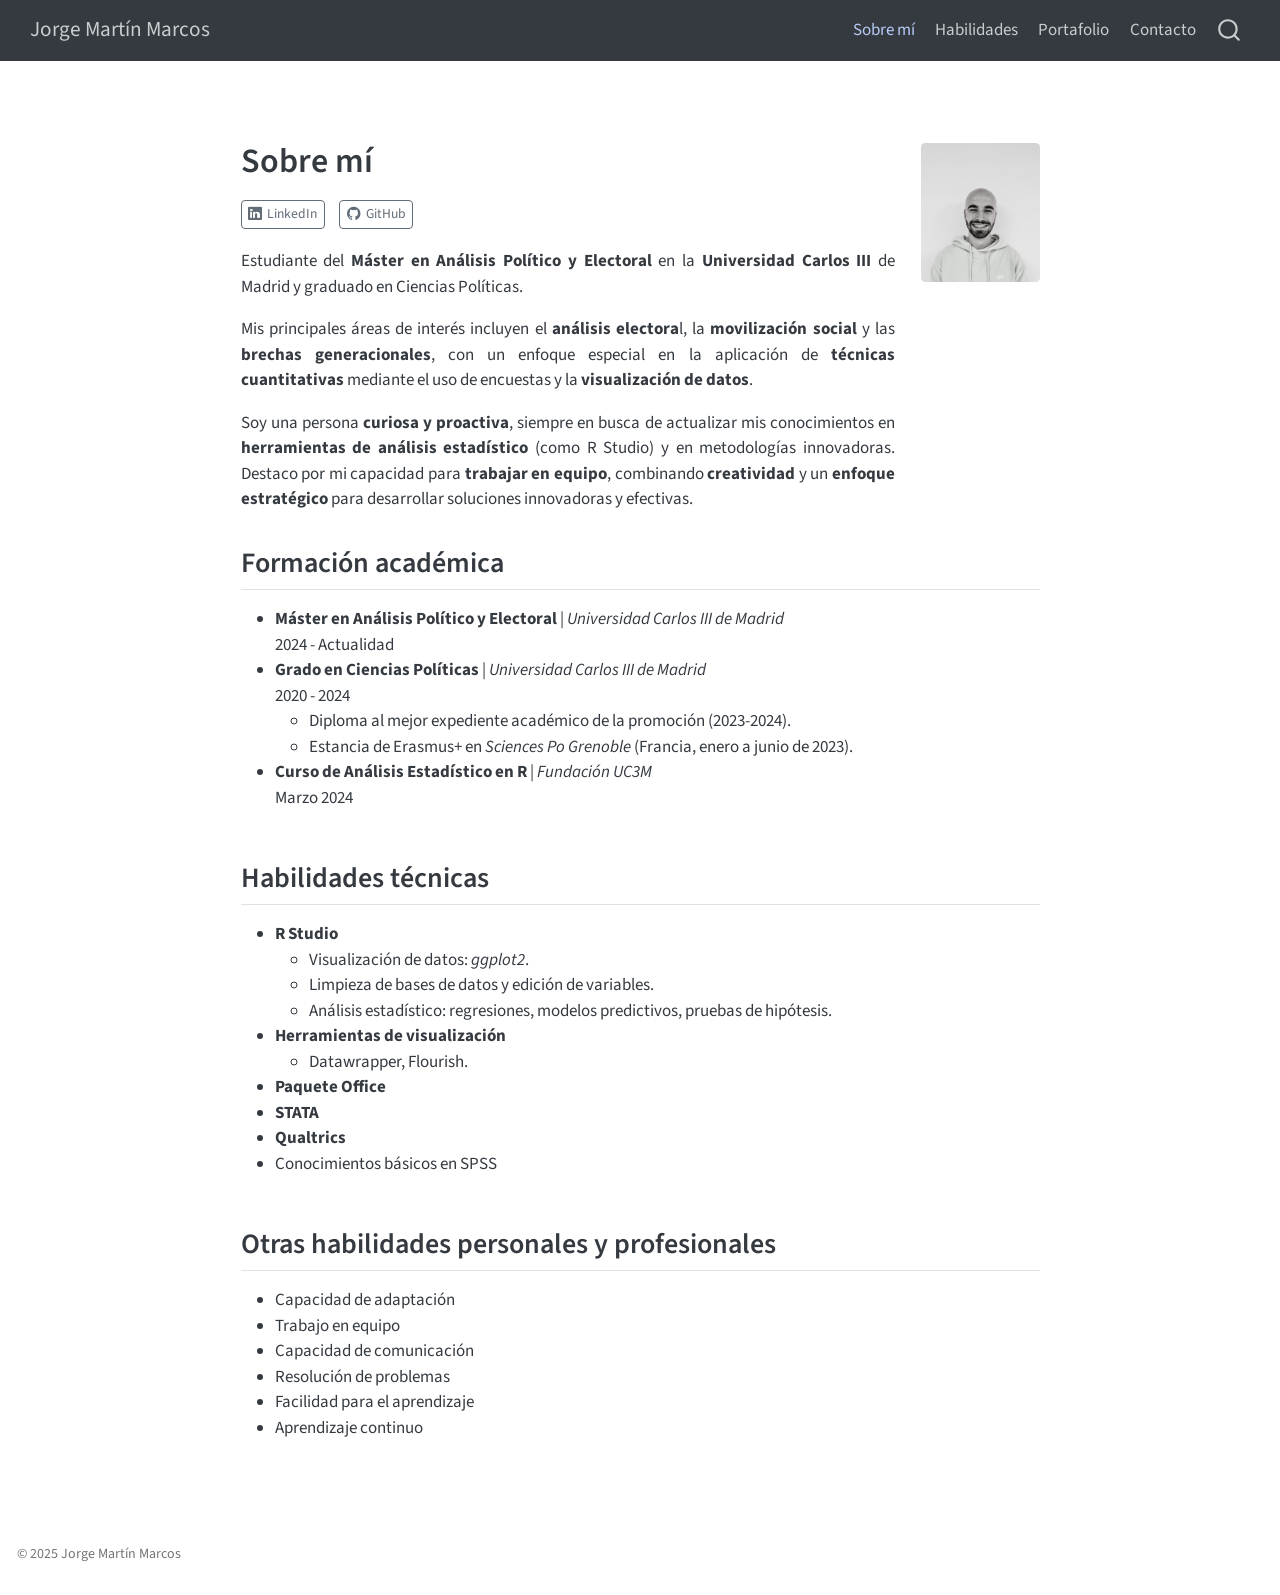
<file: docs/index.html>
<!DOCTYPE html>
<html xmlns="http://www.w3.org/1999/xhtml" lang="en" xml:lang="en"><head>

<meta charset="utf-8">
<meta name="generator" content="quarto-1.6.39">

<meta name="viewport" content="width=device-width, initial-scale=1.0, user-scalable=yes">


<title>Sobre mí – Jorge Martín Marcos</title>
<style>
code{white-space: pre-wrap;}
span.smallcaps{font-variant: small-caps;}
div.columns{display: flex; gap: min(4vw, 1.5em);}
div.column{flex: auto; overflow-x: auto;}
div.hanging-indent{margin-left: 1.5em; text-indent: -1.5em;}
ul.task-list{list-style: none;}
ul.task-list li input[type="checkbox"] {
  width: 0.8em;
  margin: 0 0.8em 0.2em -1em; /* quarto-specific, see https://github.com/quarto-dev/quarto-cli/issues/4556 */ 
  vertical-align: middle;
}
</style>


<script src="site_libs/quarto-nav/quarto-nav.js"></script>
<script src="site_libs/quarto-nav/headroom.min.js"></script>
<script src="site_libs/clipboard/clipboard.min.js"></script>
<script src="site_libs/quarto-search/autocomplete.umd.js"></script>
<script src="site_libs/quarto-search/fuse.min.js"></script>
<script src="site_libs/quarto-search/quarto-search.js"></script>
<meta name="quarto:offset" content="./">
<link href="./01_img/foto_orla_2.png" rel="icon" type="image/png">
<script src="site_libs/quarto-html/quarto.js"></script>
<script src="site_libs/quarto-html/popper.min.js"></script>
<script src="site_libs/quarto-html/tippy.umd.min.js"></script>
<link href="site_libs/quarto-html/tippy.css" rel="stylesheet">
<link href="site_libs/quarto-html/quarto-syntax-highlighting-e26003cea8cd680ca0c55a263523d882.css" rel="stylesheet" id="quarto-text-highlighting-styles">
<script src="site_libs/bootstrap/bootstrap.min.js"></script>
<link href="site_libs/bootstrap/bootstrap-icons.css" rel="stylesheet">
<link href="site_libs/bootstrap/bootstrap-aa46d88f44b8608d880805adbee39327.min.css" rel="stylesheet" append-hash="true" id="quarto-bootstrap" data-mode="light">
<script id="quarto-search-options" type="application/json">{
  "location": "navbar",
  "copy-button": false,
  "collapse-after": 3,
  "panel-placement": "end",
  "type": "overlay",
  "limit": 50,
  "keyboard-shortcut": [
    "f",
    "/",
    "s"
  ],
  "show-item-context": false,
  "language": {
    "search-no-results-text": "No results",
    "search-matching-documents-text": "matching documents",
    "search-copy-link-title": "Copy link to search",
    "search-hide-matches-text": "Hide additional matches",
    "search-more-match-text": "more match in this document",
    "search-more-matches-text": "more matches in this document",
    "search-clear-button-title": "Clear",
    "search-text-placeholder": "",
    "search-detached-cancel-button-title": "Cancel",
    "search-submit-button-title": "Submit",
    "search-label": "Search"
  }
}</script>
<style>
/* Estilos para todo el documento */
body {
  text-align: justify;
}
/* Estilos específicos para la tabla de contenidos */
.toc-actions, .toc .nav, .toc .nav > li > a {
  text-align: left !important;
}
</style>


<link rel="stylesheet" href="styles.css">
</head>

<body class="nav-fixed fullcontent">

<div id="quarto-search-results"></div>
  <header id="quarto-header" class="headroom fixed-top">
    <nav class="navbar navbar-expand-lg " data-bs-theme="dark">
      <div class="navbar-container container-fluid">
      <div class="navbar-brand-container mx-auto">
    <a class="navbar-brand" href="./index.html">
    <span class="navbar-title">Jorge Martín Marcos</span>
    </a>
  </div>
            <div id="quarto-search" class="" title="Search"></div>
          <button class="navbar-toggler" type="button" data-bs-toggle="collapse" data-bs-target="#navbarCollapse" aria-controls="navbarCollapse" role="menu" aria-expanded="false" aria-label="Toggle navigation" onclick="if (window.quartoToggleHeadroom) { window.quartoToggleHeadroom(); }">
  <span class="navbar-toggler-icon"></span>
</button>
          <div class="collapse navbar-collapse" id="navbarCollapse">
            <ul class="navbar-nav navbar-nav-scroll ms-auto">
  <li class="nav-item">
    <a class="nav-link active" href="./index.html" aria-current="page"> 
<span class="menu-text">Sobre mí</span></a>
  </li>  
  <li class="nav-item">
    <a class="nav-link" href="./habilidades.html"> 
<span class="menu-text">Habilidades</span></a>
  </li>  
  <li class="nav-item">
    <a class="nav-link" href="./portfolio.html"> 
<span class="menu-text">Portafolio</span></a>
  </li>  
  <li class="nav-item">
    <a class="nav-link" href="./contact.html"> 
<span class="menu-text">Contacto</span></a>
  </li>  
</ul>
          </div> <!-- /navcollapse -->
            <div class="quarto-navbar-tools">
</div>
      </div> <!-- /container-fluid -->
    </nav>
</header>
<!-- content -->
<div id="quarto-content" class="quarto-container page-columns page-rows-contents page-layout-article page-navbar">
<!-- sidebar -->
<!-- margin-sidebar -->
    
<!-- main -->
<main class="content page-columns page-full" id="quarto-document-content">




<div class="quarto-about-solana column-body">
  <div class="about-entity">
    <div class="entity-contents">
      <header id="title-block-header" class="quarto-title-block default">
<div class="quarto-title">
<h1 class="title">Sobre mí</h1>
</div>
<div class="quarto-title-meta">
  </div>
</header> <div class="about-links">
  <a href="http://www.linkedin.com/in/jorgemartmarc" class="about-link" rel="" target="">
    <i class="bi bi-linkedin"></i>
     <span class="about-link-text">LinkedIn</span>
  </a>
  <a href="https://github.com/jorgeemm" class="about-link" rel="" target="">
    <i class="bi bi-github"></i>
     <span class="about-link-text">GitHub</span>
  </a>
</div>
      <div class="about-contents"><div id="hero-heading">
<p>Estudiante del <strong>Máster en Análisis Político y Electoral</strong> en la <strong>Universidad Carlos III</strong> de Madrid y graduado en Ciencias Políticas.</p>
<p>Mis principales áreas de interés incluyen el <strong>análisis electora</strong>l, la <strong>movilización social</strong> y las <strong>brechas generacionales</strong>, con un enfoque especial en la aplicación de <strong>técnicas cuantitativas</strong> mediante el uso de encuestas y la <strong>visualización de datos</strong>.</p>
<p>Soy una persona <strong>curiosa y proactiva</strong>, siempre en busca de actualizar mis conocimientos en <strong>herramientas de análisis estadístico</strong> (como R Studio) y en metodologías innovadoras. Destaco por mi capacidad para <strong>trabajar en equipo</strong>, combinando <strong>creatividad</strong> y un <strong>enfoque estratégico</strong> para desarrollar soluciones innovadoras y efectivas.</p>
</div></div>
    </div>
    <img src="01_img/foto_perfil.jpg" class="about-image
  rounded " style="width: 7em;">
  </div>
</div>

<section id="formación-académica" class="level2">
<h2 data-anchor-id="formación-académica">Formación académica</h2>
<ul>
<li><strong>Máster en Análisis Político y Electoral</strong> | <em>Universidad Carlos III de Madrid</em><br>
2024 - Actualidad</li>
<li><strong>Grado en Ciencias Políticas</strong> | <em>Universidad Carlos III de Madrid</em><br>
2020 - 2024
<ul>
<li>Diploma al mejor expediente académico de la promoción (2023-2024).</li>
<li>Estancia de Erasmus+ en <em>Sciences Po Grenoble</em> (Francia, enero a junio de 2023).</li>
</ul></li>
<li><strong>Curso de Análisis Estadístico en R</strong> | <em>Fundación UC3M</em><br>
Marzo 2024</li>
</ul>
</section>
<section id="habilidades-técnicas" class="level2">
<h2 data-anchor-id="habilidades-técnicas">Habilidades técnicas</h2>
<ul>
<li><strong>R Studio</strong>
<ul>
<li>Visualización de datos: <em>ggplot2</em>.</li>
<li>Limpieza de bases de datos y edición de variables.</li>
<li>Análisis estadístico: regresiones, modelos predictivos, pruebas de hipótesis.</li>
</ul></li>
<li><strong>Herramientas de visualización</strong>
<ul>
<li>Datawrapper, Flourish.</li>
</ul></li>
<li><strong>Paquete Office</strong></li>
<li><strong>STATA</strong></li>
<li><strong>Qualtrics</strong></li>
<li>Conocimientos básicos en SPSS</li>
</ul>
</section>
<section id="otras-habilidades-personales-y-profesionales" class="level2">
<h2 data-anchor-id="otras-habilidades-personales-y-profesionales">Otras habilidades personales y profesionales</h2>
<ul>
<li>Capacidad de adaptación</li>
<li>Trabajo en equipo</li>
<li>Capacidad de comunicación</li>
<li>Resolución de problemas</li>
<li>Facilidad para el aprendizaje</li>
<li>Aprendizaje continuo</li>
</ul>



</section>

</main> <!-- /main -->
<script id="quarto-html-after-body" type="application/javascript">
window.document.addEventListener("DOMContentLoaded", function (event) {
  const toggleBodyColorMode = (bsSheetEl) => {
    const mode = bsSheetEl.getAttribute("data-mode");
    const bodyEl = window.document.querySelector("body");
    if (mode === "dark") {
      bodyEl.classList.add("quarto-dark");
      bodyEl.classList.remove("quarto-light");
    } else {
      bodyEl.classList.add("quarto-light");
      bodyEl.classList.remove("quarto-dark");
    }
  }
  const toggleBodyColorPrimary = () => {
    const bsSheetEl = window.document.querySelector("link#quarto-bootstrap");
    if (bsSheetEl) {
      toggleBodyColorMode(bsSheetEl);
    }
  }
  toggleBodyColorPrimary();  
  const isCodeAnnotation = (el) => {
    for (const clz of el.classList) {
      if (clz.startsWith('code-annotation-')) {                     
        return true;
      }
    }
    return false;
  }
  const onCopySuccess = function(e) {
    // button target
    const button = e.trigger;
    // don't keep focus
    button.blur();
    // flash "checked"
    button.classList.add('code-copy-button-checked');
    var currentTitle = button.getAttribute("title");
    button.setAttribute("title", "Copied!");
    let tooltip;
    if (window.bootstrap) {
      button.setAttribute("data-bs-toggle", "tooltip");
      button.setAttribute("data-bs-placement", "left");
      button.setAttribute("data-bs-title", "Copied!");
      tooltip = new bootstrap.Tooltip(button, 
        { trigger: "manual", 
          customClass: "code-copy-button-tooltip",
          offset: [0, -8]});
      tooltip.show();    
    }
    setTimeout(function() {
      if (tooltip) {
        tooltip.hide();
        button.removeAttribute("data-bs-title");
        button.removeAttribute("data-bs-toggle");
        button.removeAttribute("data-bs-placement");
      }
      button.setAttribute("title", currentTitle);
      button.classList.remove('code-copy-button-checked');
    }, 1000);
    // clear code selection
    e.clearSelection();
  }
  const getTextToCopy = function(trigger) {
      const codeEl = trigger.previousElementSibling.cloneNode(true);
      for (const childEl of codeEl.children) {
        if (isCodeAnnotation(childEl)) {
          childEl.remove();
        }
      }
      return codeEl.innerText;
  }
  const clipboard = new window.ClipboardJS('.code-copy-button:not([data-in-quarto-modal])', {
    text: getTextToCopy
  });
  clipboard.on('success', onCopySuccess);
  if (window.document.getElementById('quarto-embedded-source-code-modal')) {
    const clipboardModal = new window.ClipboardJS('.code-copy-button[data-in-quarto-modal]', {
      text: getTextToCopy,
      container: window.document.getElementById('quarto-embedded-source-code-modal')
    });
    clipboardModal.on('success', onCopySuccess);
  }
    var localhostRegex = new RegExp(/^(?:http|https):\/\/localhost\:?[0-9]*\//);
    var mailtoRegex = new RegExp(/^mailto:/);
      var filterRegex = new RegExp('/' + window.location.host + '/');
    var isInternal = (href) => {
        return filterRegex.test(href) || localhostRegex.test(href) || mailtoRegex.test(href);
    }
    // Inspect non-navigation links and adorn them if external
 	var links = window.document.querySelectorAll('a[href]:not(.nav-link):not(.navbar-brand):not(.toc-action):not(.sidebar-link):not(.sidebar-item-toggle):not(.pagination-link):not(.no-external):not([aria-hidden]):not(.dropdown-item):not(.quarto-navigation-tool):not(.about-link)');
    for (var i=0; i<links.length; i++) {
      const link = links[i];
      if (!isInternal(link.href)) {
        // undo the damage that might have been done by quarto-nav.js in the case of
        // links that we want to consider external
        if (link.dataset.originalHref !== undefined) {
          link.href = link.dataset.originalHref;
        }
      }
    }
  function tippyHover(el, contentFn, onTriggerFn, onUntriggerFn) {
    const config = {
      allowHTML: true,
      maxWidth: 500,
      delay: 100,
      arrow: false,
      appendTo: function(el) {
          return el.parentElement;
      },
      interactive: true,
      interactiveBorder: 10,
      theme: 'quarto',
      placement: 'bottom-start',
    };
    if (contentFn) {
      config.content = contentFn;
    }
    if (onTriggerFn) {
      config.onTrigger = onTriggerFn;
    }
    if (onUntriggerFn) {
      config.onUntrigger = onUntriggerFn;
    }
    window.tippy(el, config); 
  }
  const noterefs = window.document.querySelectorAll('a[role="doc-noteref"]');
  for (var i=0; i<noterefs.length; i++) {
    const ref = noterefs[i];
    tippyHover(ref, function() {
      // use id or data attribute instead here
      let href = ref.getAttribute('data-footnote-href') || ref.getAttribute('href');
      try { href = new URL(href).hash; } catch {}
      const id = href.replace(/^#\/?/, "");
      const note = window.document.getElementById(id);
      if (note) {
        return note.innerHTML;
      } else {
        return "";
      }
    });
  }
  const xrefs = window.document.querySelectorAll('a.quarto-xref');
  const processXRef = (id, note) => {
    // Strip column container classes
    const stripColumnClz = (el) => {
      el.classList.remove("page-full", "page-columns");
      if (el.children) {
        for (const child of el.children) {
          stripColumnClz(child);
        }
      }
    }
    stripColumnClz(note)
    if (id === null || id.startsWith('sec-')) {
      // Special case sections, only their first couple elements
      const container = document.createElement("div");
      if (note.children && note.children.length > 2) {
        container.appendChild(note.children[0].cloneNode(true));
        for (let i = 1; i < note.children.length; i++) {
          const child = note.children[i];
          if (child.tagName === "P" && child.innerText === "") {
            continue;
          } else {
            container.appendChild(child.cloneNode(true));
            break;
          }
        }
        if (window.Quarto?.typesetMath) {
          window.Quarto.typesetMath(container);
        }
        return container.innerHTML
      } else {
        if (window.Quarto?.typesetMath) {
          window.Quarto.typesetMath(note);
        }
        return note.innerHTML;
      }
    } else {
      // Remove any anchor links if they are present
      const anchorLink = note.querySelector('a.anchorjs-link');
      if (anchorLink) {
        anchorLink.remove();
      }
      if (window.Quarto?.typesetMath) {
        window.Quarto.typesetMath(note);
      }
      if (note.classList.contains("callout")) {
        return note.outerHTML;
      } else {
        return note.innerHTML;
      }
    }
  }
  for (var i=0; i<xrefs.length; i++) {
    const xref = xrefs[i];
    tippyHover(xref, undefined, function(instance) {
      instance.disable();
      let url = xref.getAttribute('href');
      let hash = undefined; 
      if (url.startsWith('#')) {
        hash = url;
      } else {
        try { hash = new URL(url).hash; } catch {}
      }
      if (hash) {
        const id = hash.replace(/^#\/?/, "");
        const note = window.document.getElementById(id);
        if (note !== null) {
          try {
            const html = processXRef(id, note.cloneNode(true));
            instance.setContent(html);
          } finally {
            instance.enable();
            instance.show();
          }
        } else {
          // See if we can fetch this
          fetch(url.split('#')[0])
          .then(res => res.text())
          .then(html => {
            const parser = new DOMParser();
            const htmlDoc = parser.parseFromString(html, "text/html");
            const note = htmlDoc.getElementById(id);
            if (note !== null) {
              const html = processXRef(id, note);
              instance.setContent(html);
            } 
          }).finally(() => {
            instance.enable();
            instance.show();
          });
        }
      } else {
        // See if we can fetch a full url (with no hash to target)
        // This is a special case and we should probably do some content thinning / targeting
        fetch(url)
        .then(res => res.text())
        .then(html => {
          const parser = new DOMParser();
          const htmlDoc = parser.parseFromString(html, "text/html");
          const note = htmlDoc.querySelector('main.content');
          if (note !== null) {
            // This should only happen for chapter cross references
            // (since there is no id in the URL)
            // remove the first header
            if (note.children.length > 0 && note.children[0].tagName === "HEADER") {
              note.children[0].remove();
            }
            const html = processXRef(null, note);
            instance.setContent(html);
          } 
        }).finally(() => {
          instance.enable();
          instance.show();
        });
      }
    }, function(instance) {
    });
  }
      let selectedAnnoteEl;
      const selectorForAnnotation = ( cell, annotation) => {
        let cellAttr = 'data-code-cell="' + cell + '"';
        let lineAttr = 'data-code-annotation="' +  annotation + '"';
        const selector = 'span[' + cellAttr + '][' + lineAttr + ']';
        return selector;
      }
      const selectCodeLines = (annoteEl) => {
        const doc = window.document;
        const targetCell = annoteEl.getAttribute("data-target-cell");
        const targetAnnotation = annoteEl.getAttribute("data-target-annotation");
        const annoteSpan = window.document.querySelector(selectorForAnnotation(targetCell, targetAnnotation));
        const lines = annoteSpan.getAttribute("data-code-lines").split(",");
        const lineIds = lines.map((line) => {
          return targetCell + "-" + line;
        })
        let top = null;
        let height = null;
        let parent = null;
        if (lineIds.length > 0) {
            //compute the position of the single el (top and bottom and make a div)
            const el = window.document.getElementById(lineIds[0]);
            top = el.offsetTop;
            height = el.offsetHeight;
            parent = el.parentElement.parentElement;
          if (lineIds.length > 1) {
            const lastEl = window.document.getElementById(lineIds[lineIds.length - 1]);
            const bottom = lastEl.offsetTop + lastEl.offsetHeight;
            height = bottom - top;
          }
          if (top !== null && height !== null && parent !== null) {
            // cook up a div (if necessary) and position it 
            let div = window.document.getElementById("code-annotation-line-highlight");
            if (div === null) {
              div = window.document.createElement("div");
              div.setAttribute("id", "code-annotation-line-highlight");
              div.style.position = 'absolute';
              parent.appendChild(div);
            }
            div.style.top = top - 2 + "px";
            div.style.height = height + 4 + "px";
            div.style.left = 0;
            let gutterDiv = window.document.getElementById("code-annotation-line-highlight-gutter");
            if (gutterDiv === null) {
              gutterDiv = window.document.createElement("div");
              gutterDiv.setAttribute("id", "code-annotation-line-highlight-gutter");
              gutterDiv.style.position = 'absolute';
              const codeCell = window.document.getElementById(targetCell);
              const gutter = codeCell.querySelector('.code-annotation-gutter');
              gutter.appendChild(gutterDiv);
            }
            gutterDiv.style.top = top - 2 + "px";
            gutterDiv.style.height = height + 4 + "px";
          }
          selectedAnnoteEl = annoteEl;
        }
      };
      const unselectCodeLines = () => {
        const elementsIds = ["code-annotation-line-highlight", "code-annotation-line-highlight-gutter"];
        elementsIds.forEach((elId) => {
          const div = window.document.getElementById(elId);
          if (div) {
            div.remove();
          }
        });
        selectedAnnoteEl = undefined;
      };
        // Handle positioning of the toggle
    window.addEventListener(
      "resize",
      throttle(() => {
        elRect = undefined;
        if (selectedAnnoteEl) {
          selectCodeLines(selectedAnnoteEl);
        }
      }, 10)
    );
    function throttle(fn, ms) {
    let throttle = false;
    let timer;
      return (...args) => {
        if(!throttle) { // first call gets through
            fn.apply(this, args);
            throttle = true;
        } else { // all the others get throttled
            if(timer) clearTimeout(timer); // cancel #2
            timer = setTimeout(() => {
              fn.apply(this, args);
              timer = throttle = false;
            }, ms);
        }
      };
    }
      // Attach click handler to the DT
      const annoteDls = window.document.querySelectorAll('dt[data-target-cell]');
      for (const annoteDlNode of annoteDls) {
        annoteDlNode.addEventListener('click', (event) => {
          const clickedEl = event.target;
          if (clickedEl !== selectedAnnoteEl) {
            unselectCodeLines();
            const activeEl = window.document.querySelector('dt[data-target-cell].code-annotation-active');
            if (activeEl) {
              activeEl.classList.remove('code-annotation-active');
            }
            selectCodeLines(clickedEl);
            clickedEl.classList.add('code-annotation-active');
          } else {
            // Unselect the line
            unselectCodeLines();
            clickedEl.classList.remove('code-annotation-active');
          }
        });
      }
  const findCites = (el) => {
    const parentEl = el.parentElement;
    if (parentEl) {
      const cites = parentEl.dataset.cites;
      if (cites) {
        return {
          el,
          cites: cites.split(' ')
        };
      } else {
        return findCites(el.parentElement)
      }
    } else {
      return undefined;
    }
  };
  var bibliorefs = window.document.querySelectorAll('a[role="doc-biblioref"]');
  for (var i=0; i<bibliorefs.length; i++) {
    const ref = bibliorefs[i];
    const citeInfo = findCites(ref);
    if (citeInfo) {
      tippyHover(citeInfo.el, function() {
        var popup = window.document.createElement('div');
        citeInfo.cites.forEach(function(cite) {
          var citeDiv = window.document.createElement('div');
          citeDiv.classList.add('hanging-indent');
          citeDiv.classList.add('csl-entry');
          var biblioDiv = window.document.getElementById('ref-' + cite);
          if (biblioDiv) {
            citeDiv.innerHTML = biblioDiv.innerHTML;
          }
          popup.appendChild(citeDiv);
        });
        return popup.innerHTML;
      });
    }
  }
});
</script>
</div> <!-- /content -->
<footer class="footer">
  <div class="nav-footer">
    <div class="nav-footer-left">
<p>© 2025 Jorge Martín Marcos</p>
</div>   
    <div class="nav-footer-center">
      &nbsp;
    </div>
    <div class="nav-footer-right">
      &nbsp;
    </div>
  </div>
</footer>




</body></html>
</file>
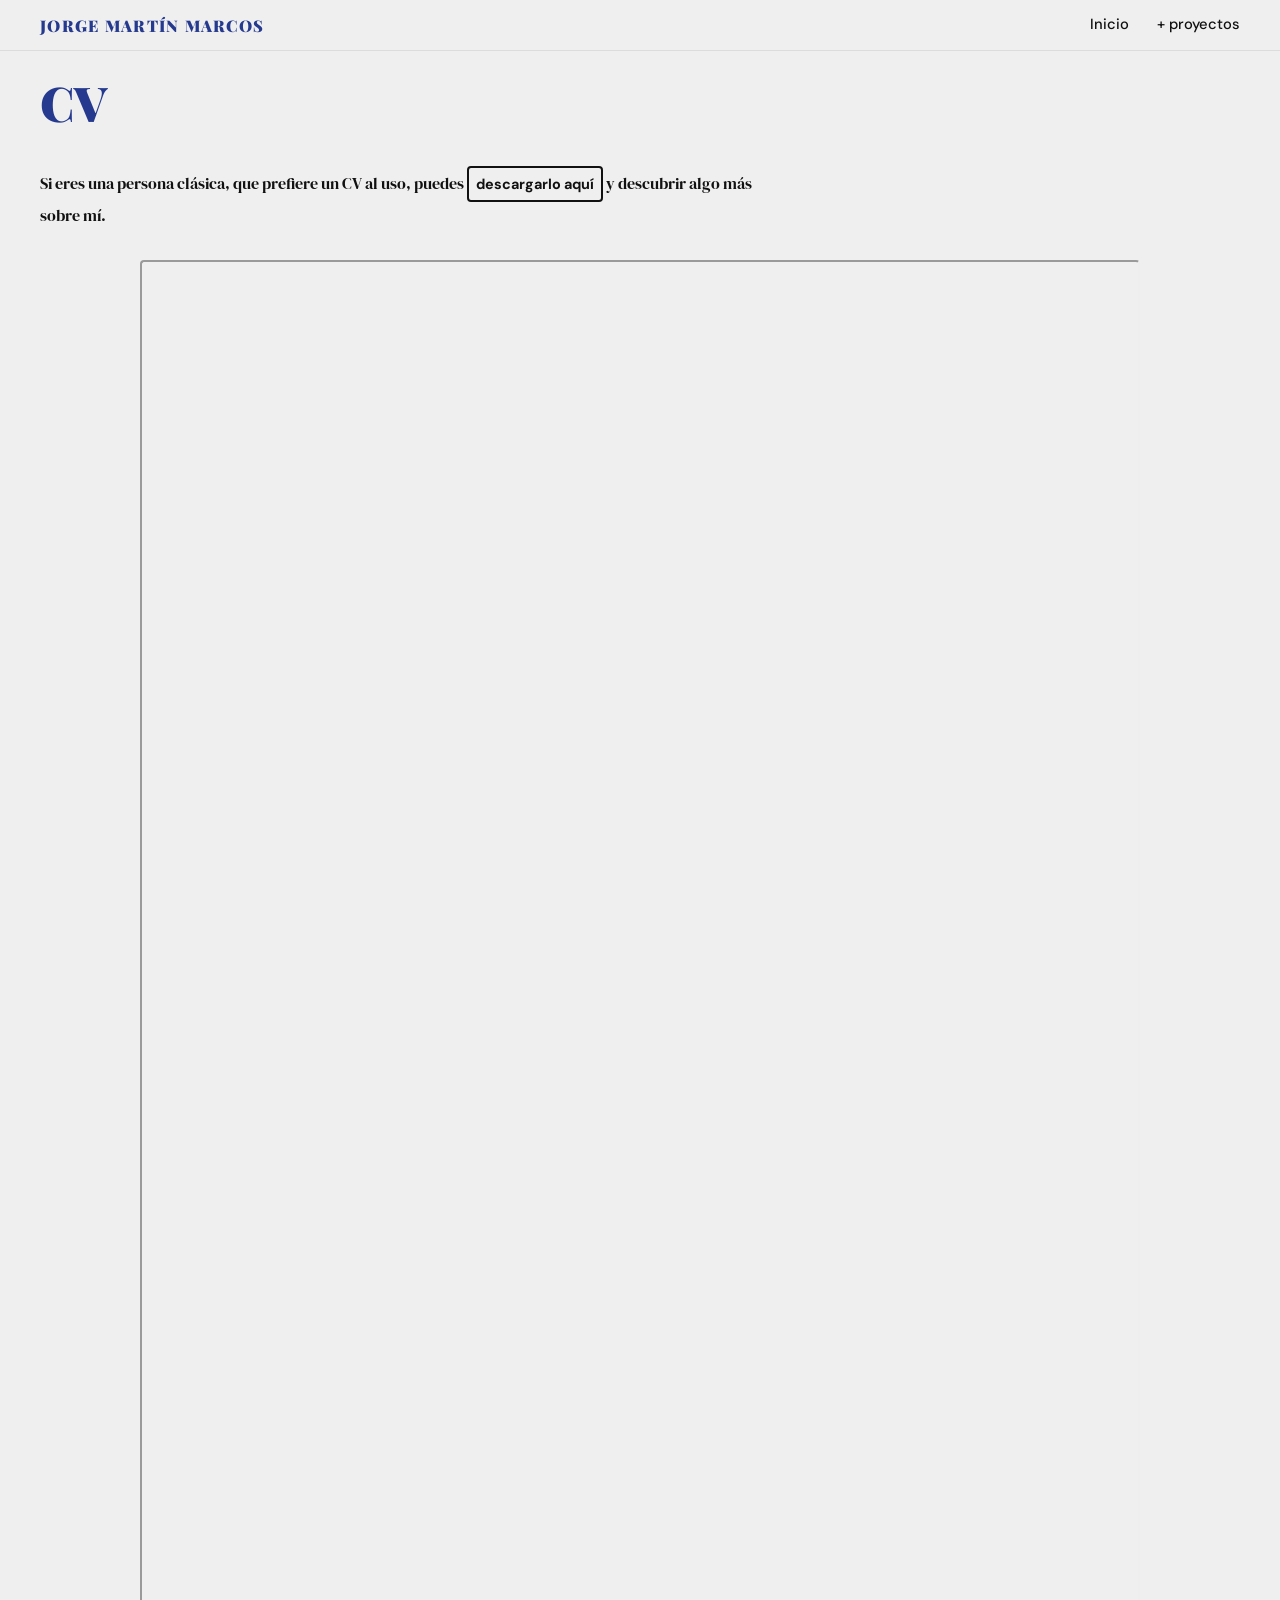
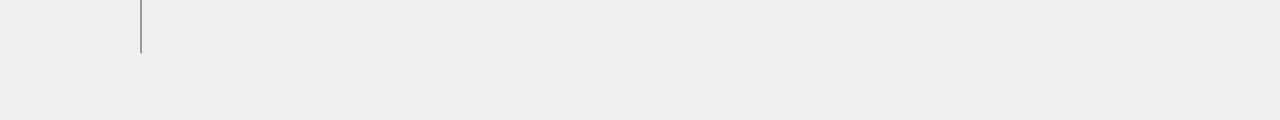
<file: cv.html>
<!DOCTYPE html>
<html lang="es">
<head>
  <meta charset="UTF-8" />
  <meta name="viewport" content="width=device-width, initial-scale=1.0" />
  <title>CV · Jorge Martín Marcos</title>
  <link rel="preconnect" href="https://fonts.googleapis.com">
  <link href="https://fonts.googleapis.com/css2?family=Playfair+Display:ital,wght@0,400;0,700;0,900;1,400&family=DM+Sans:wght@300;400;500&family=DM+Serif+Display:ital@0;1&display=swap" rel="stylesheet">
  <link rel="stylesheet" href="css/pages.css" />
</head>
<body>

  <!-- NAVBAR -->
  <nav class="navbar">
    <div class="nav-name">JORGE<br><span class="nav-name-full"> MARTÍN MARCOS</span><span class="nav-name-mobile">MARTÍN</span></div>    
    <div class="nav-links">
      <a href="index.html" class="nav-link nav-link--underline">Inicio</a>
      <a href="proyectos.html" class="nav-link nav-link--underline">+ proyectos</a>
    </div>
  </nav>

  <!-- HEADER -->
  <header class="page-header">
    <h1 class="page-title">CV</h1>
  </header>

  <!-- INTRO + DESCARGA -->
  <div class="cv-intro">
    <p>
      Si eres una persona clásica, que prefiere un CV al uso, puedes
      <a class="cv-download-btn" href="assets/cv-jorge-martin-marcos.pdf" download>
        descargarlo aquí
      </a>
      y descubrir algo más sobre mí.
    </p>
  </div>


  <div class="cv-pdf-embed">
    <iframe
      src="assets/cv-jorge-martin-marcos.pdf"
      title="CV Jorge Martín Marcos"
      loading="lazy">
      <!-- Fallback si el browser no soporta iframe con PDF -->
      <p>Tu navegador no puede mostrar el PDF directamente.
        <a href="assets/cv-jorge-martin-marcos.pdf" download>Descárgalo aquí.</a>
      </p>
    </iframe>
  </div>

</body>
</html>
</file>
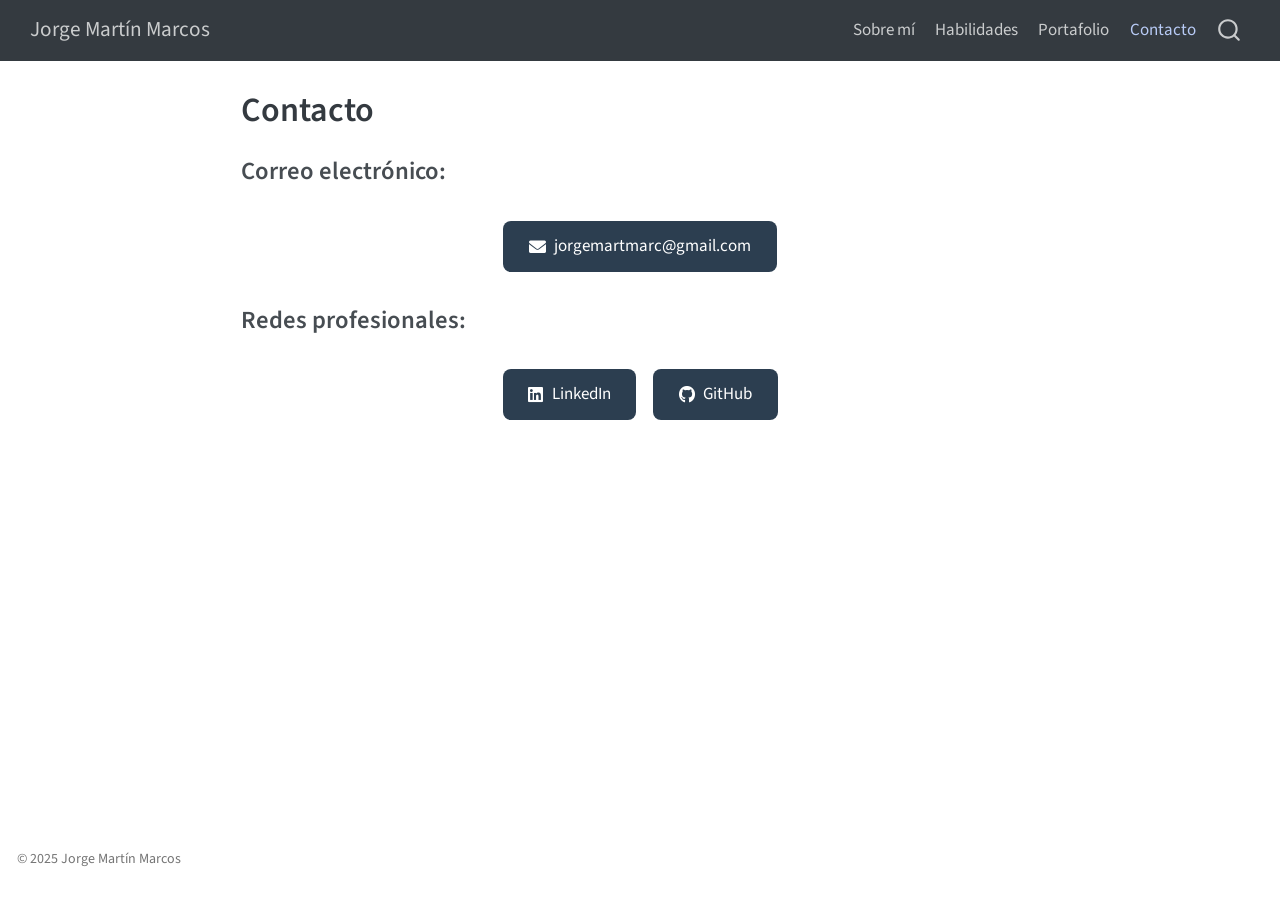
<file: docs/contact.html>
<!DOCTYPE html>
<html xmlns="http://www.w3.org/1999/xhtml" lang="en" xml:lang="en"><head>

<meta charset="utf-8">
<meta name="generator" content="quarto-1.6.39">

<meta name="viewport" content="width=device-width, initial-scale=1.0, user-scalable=yes">


<title>Contacto – Jorge Martín Marcos</title>
<style>
code{white-space: pre-wrap;}
span.smallcaps{font-variant: small-caps;}
div.columns{display: flex; gap: min(4vw, 1.5em);}
div.column{flex: auto; overflow-x: auto;}
div.hanging-indent{margin-left: 1.5em; text-indent: -1.5em;}
ul.task-list{list-style: none;}
ul.task-list li input[type="checkbox"] {
  width: 0.8em;
  margin: 0 0.8em 0.2em -1em; /* quarto-specific, see https://github.com/quarto-dev/quarto-cli/issues/4556 */ 
  vertical-align: middle;
}
</style>


<script src="site_libs/quarto-nav/quarto-nav.js"></script>
<script src="site_libs/quarto-nav/headroom.min.js"></script>
<script src="site_libs/clipboard/clipboard.min.js"></script>
<script src="site_libs/quarto-search/autocomplete.umd.js"></script>
<script src="site_libs/quarto-search/fuse.min.js"></script>
<script src="site_libs/quarto-search/quarto-search.js"></script>
<meta name="quarto:offset" content="./">
<link href="./01_img/foto_orla_2.png" rel="icon" type="image/png">
<script src="site_libs/quarto-html/quarto.js"></script>
<script src="site_libs/quarto-html/popper.min.js"></script>
<script src="site_libs/quarto-html/tippy.umd.min.js"></script>
<script src="site_libs/quarto-html/anchor.min.js"></script>
<link href="site_libs/quarto-html/tippy.css" rel="stylesheet">
<link href="site_libs/quarto-html/quarto-syntax-highlighting-e26003cea8cd680ca0c55a263523d882.css" rel="stylesheet" id="quarto-text-highlighting-styles">
<script src="site_libs/bootstrap/bootstrap.min.js"></script>
<link href="site_libs/bootstrap/bootstrap-icons.css" rel="stylesheet">
<link href="site_libs/bootstrap/bootstrap-aa46d88f44b8608d880805adbee39327.min.css" rel="stylesheet" append-hash="true" id="quarto-bootstrap" data-mode="light">
<script id="quarto-search-options" type="application/json">{
  "location": "navbar",
  "copy-button": false,
  "collapse-after": 3,
  "panel-placement": "end",
  "type": "overlay",
  "limit": 50,
  "keyboard-shortcut": [
    "f",
    "/",
    "s"
  ],
  "show-item-context": false,
  "language": {
    "search-no-results-text": "No results",
    "search-matching-documents-text": "matching documents",
    "search-copy-link-title": "Copy link to search",
    "search-hide-matches-text": "Hide additional matches",
    "search-more-match-text": "more match in this document",
    "search-more-matches-text": "more matches in this document",
    "search-clear-button-title": "Clear",
    "search-text-placeholder": "",
    "search-detached-cancel-button-title": "Cancel",
    "search-submit-button-title": "Submit",
    "search-label": "Search"
  }
}</script>
<style>
/* Estilos para todo el documento */
body {
  text-align: justify;
}
/* Estilos específicos para la tabla de contenidos */
.toc-actions, .toc .nav, .toc .nav > li > a {
  text-align: left !important;
}
</style>


<link rel="stylesheet" href="styles.css">
</head>

<body class="nav-fixed fullcontent">

<div id="quarto-search-results"></div>
  <header id="quarto-header" class="headroom fixed-top">
    <nav class="navbar navbar-expand-lg " data-bs-theme="dark">
      <div class="navbar-container container-fluid">
      <div class="navbar-brand-container mx-auto">
    <a class="navbar-brand" href="./index.html">
    <span class="navbar-title">Jorge Martín Marcos</span>
    </a>
  </div>
            <div id="quarto-search" class="" title="Search"></div>
          <button class="navbar-toggler" type="button" data-bs-toggle="collapse" data-bs-target="#navbarCollapse" aria-controls="navbarCollapse" role="menu" aria-expanded="false" aria-label="Toggle navigation" onclick="if (window.quartoToggleHeadroom) { window.quartoToggleHeadroom(); }">
  <span class="navbar-toggler-icon"></span>
</button>
          <div class="collapse navbar-collapse" id="navbarCollapse">
            <ul class="navbar-nav navbar-nav-scroll ms-auto">
  <li class="nav-item">
    <a class="nav-link" href="./index.html"> 
<span class="menu-text">Sobre mí</span></a>
  </li>  
  <li class="nav-item">
    <a class="nav-link" href="./habilidades.html"> 
<span class="menu-text">Habilidades</span></a>
  </li>  
  <li class="nav-item">
    <a class="nav-link" href="./portfolio.html"> 
<span class="menu-text">Portafolio</span></a>
  </li>  
  <li class="nav-item">
    <a class="nav-link active" href="./contact.html" aria-current="page"> 
<span class="menu-text">Contacto</span></a>
  </li>  
</ul>
          </div> <!-- /navcollapse -->
            <div class="quarto-navbar-tools">
</div>
      </div> <!-- /container-fluid -->
    </nav>
</header>
<!-- content -->
<div id="quarto-content" class="quarto-container page-columns page-rows-contents page-layout-article page-navbar">
<!-- sidebar -->
<!-- margin-sidebar -->
    
<!-- main -->
<main class="content" id="quarto-document-content">

<header id="title-block-header" class="quarto-title-block default">
<div class="quarto-title">
<h1 class="title">Contacto</h1>
</div>



<div class="quarto-title-meta">

    
  
    
  </div>
  


</header>


<section id="correo-electrónico" class="level3">
<h3 class="anchored" data-anchor-id="correo-electrónico">Correo electrónico:</h3>
<div class="contact-links">
  <a href="mailto:jorgemartmarc@gmail.com" class="contact-link">
    <i class="fas fa-envelope"></i> jorgemartmarc@gmail.com
  </a>
</div>
</section>
<section id="redes-profesionales" class="level3">
<h3 class="anchored" data-anchor-id="redes-profesionales">Redes profesionales:</h3>
<div class="contact-links">
  <a href="http://www.linkedin.com/in/jorgemartmarc" class="contact-link">
    <i class="fab fa-linkedin"></i> LinkedIn
  </a>
  <a href="https://github.com/jorgeemm" class="contact-link">
    <i class="fab fa-github"></i> GitHub
  </a>
</div>


</section>

</main> <!-- /main -->
<script id="quarto-html-after-body" type="application/javascript">
window.document.addEventListener("DOMContentLoaded", function (event) {
  const toggleBodyColorMode = (bsSheetEl) => {
    const mode = bsSheetEl.getAttribute("data-mode");
    const bodyEl = window.document.querySelector("body");
    if (mode === "dark") {
      bodyEl.classList.add("quarto-dark");
      bodyEl.classList.remove("quarto-light");
    } else {
      bodyEl.classList.add("quarto-light");
      bodyEl.classList.remove("quarto-dark");
    }
  }
  const toggleBodyColorPrimary = () => {
    const bsSheetEl = window.document.querySelector("link#quarto-bootstrap");
    if (bsSheetEl) {
      toggleBodyColorMode(bsSheetEl);
    }
  }
  toggleBodyColorPrimary();  
  const icon = "";
  const anchorJS = new window.AnchorJS();
  anchorJS.options = {
    placement: 'right',
    icon: icon
  };
  anchorJS.add('.anchored');
  const isCodeAnnotation = (el) => {
    for (const clz of el.classList) {
      if (clz.startsWith('code-annotation-')) {                     
        return true;
      }
    }
    return false;
  }
  const onCopySuccess = function(e) {
    // button target
    const button = e.trigger;
    // don't keep focus
    button.blur();
    // flash "checked"
    button.classList.add('code-copy-button-checked');
    var currentTitle = button.getAttribute("title");
    button.setAttribute("title", "Copied!");
    let tooltip;
    if (window.bootstrap) {
      button.setAttribute("data-bs-toggle", "tooltip");
      button.setAttribute("data-bs-placement", "left");
      button.setAttribute("data-bs-title", "Copied!");
      tooltip = new bootstrap.Tooltip(button, 
        { trigger: "manual", 
          customClass: "code-copy-button-tooltip",
          offset: [0, -8]});
      tooltip.show();    
    }
    setTimeout(function() {
      if (tooltip) {
        tooltip.hide();
        button.removeAttribute("data-bs-title");
        button.removeAttribute("data-bs-toggle");
        button.removeAttribute("data-bs-placement");
      }
      button.setAttribute("title", currentTitle);
      button.classList.remove('code-copy-button-checked');
    }, 1000);
    // clear code selection
    e.clearSelection();
  }
  const getTextToCopy = function(trigger) {
      const codeEl = trigger.previousElementSibling.cloneNode(true);
      for (const childEl of codeEl.children) {
        if (isCodeAnnotation(childEl)) {
          childEl.remove();
        }
      }
      return codeEl.innerText;
  }
  const clipboard = new window.ClipboardJS('.code-copy-button:not([data-in-quarto-modal])', {
    text: getTextToCopy
  });
  clipboard.on('success', onCopySuccess);
  if (window.document.getElementById('quarto-embedded-source-code-modal')) {
    const clipboardModal = new window.ClipboardJS('.code-copy-button[data-in-quarto-modal]', {
      text: getTextToCopy,
      container: window.document.getElementById('quarto-embedded-source-code-modal')
    });
    clipboardModal.on('success', onCopySuccess);
  }
    var localhostRegex = new RegExp(/^(?:http|https):\/\/localhost\:?[0-9]*\//);
    var mailtoRegex = new RegExp(/^mailto:/);
      var filterRegex = new RegExp('/' + window.location.host + '/');
    var isInternal = (href) => {
        return filterRegex.test(href) || localhostRegex.test(href) || mailtoRegex.test(href);
    }
    // Inspect non-navigation links and adorn them if external
 	var links = window.document.querySelectorAll('a[href]:not(.nav-link):not(.navbar-brand):not(.toc-action):not(.sidebar-link):not(.sidebar-item-toggle):not(.pagination-link):not(.no-external):not([aria-hidden]):not(.dropdown-item):not(.quarto-navigation-tool):not(.about-link)');
    for (var i=0; i<links.length; i++) {
      const link = links[i];
      if (!isInternal(link.href)) {
        // undo the damage that might have been done by quarto-nav.js in the case of
        // links that we want to consider external
        if (link.dataset.originalHref !== undefined) {
          link.href = link.dataset.originalHref;
        }
      }
    }
  function tippyHover(el, contentFn, onTriggerFn, onUntriggerFn) {
    const config = {
      allowHTML: true,
      maxWidth: 500,
      delay: 100,
      arrow: false,
      appendTo: function(el) {
          return el.parentElement;
      },
      interactive: true,
      interactiveBorder: 10,
      theme: 'quarto',
      placement: 'bottom-start',
    };
    if (contentFn) {
      config.content = contentFn;
    }
    if (onTriggerFn) {
      config.onTrigger = onTriggerFn;
    }
    if (onUntriggerFn) {
      config.onUntrigger = onUntriggerFn;
    }
    window.tippy(el, config); 
  }
  const noterefs = window.document.querySelectorAll('a[role="doc-noteref"]');
  for (var i=0; i<noterefs.length; i++) {
    const ref = noterefs[i];
    tippyHover(ref, function() {
      // use id or data attribute instead here
      let href = ref.getAttribute('data-footnote-href') || ref.getAttribute('href');
      try { href = new URL(href).hash; } catch {}
      const id = href.replace(/^#\/?/, "");
      const note = window.document.getElementById(id);
      if (note) {
        return note.innerHTML;
      } else {
        return "";
      }
    });
  }
  const xrefs = window.document.querySelectorAll('a.quarto-xref');
  const processXRef = (id, note) => {
    // Strip column container classes
    const stripColumnClz = (el) => {
      el.classList.remove("page-full", "page-columns");
      if (el.children) {
        for (const child of el.children) {
          stripColumnClz(child);
        }
      }
    }
    stripColumnClz(note)
    if (id === null || id.startsWith('sec-')) {
      // Special case sections, only their first couple elements
      const container = document.createElement("div");
      if (note.children && note.children.length > 2) {
        container.appendChild(note.children[0].cloneNode(true));
        for (let i = 1; i < note.children.length; i++) {
          const child = note.children[i];
          if (child.tagName === "P" && child.innerText === "") {
            continue;
          } else {
            container.appendChild(child.cloneNode(true));
            break;
          }
        }
        if (window.Quarto?.typesetMath) {
          window.Quarto.typesetMath(container);
        }
        return container.innerHTML
      } else {
        if (window.Quarto?.typesetMath) {
          window.Quarto.typesetMath(note);
        }
        return note.innerHTML;
      }
    } else {
      // Remove any anchor links if they are present
      const anchorLink = note.querySelector('a.anchorjs-link');
      if (anchorLink) {
        anchorLink.remove();
      }
      if (window.Quarto?.typesetMath) {
        window.Quarto.typesetMath(note);
      }
      if (note.classList.contains("callout")) {
        return note.outerHTML;
      } else {
        return note.innerHTML;
      }
    }
  }
  for (var i=0; i<xrefs.length; i++) {
    const xref = xrefs[i];
    tippyHover(xref, undefined, function(instance) {
      instance.disable();
      let url = xref.getAttribute('href');
      let hash = undefined; 
      if (url.startsWith('#')) {
        hash = url;
      } else {
        try { hash = new URL(url).hash; } catch {}
      }
      if (hash) {
        const id = hash.replace(/^#\/?/, "");
        const note = window.document.getElementById(id);
        if (note !== null) {
          try {
            const html = processXRef(id, note.cloneNode(true));
            instance.setContent(html);
          } finally {
            instance.enable();
            instance.show();
          }
        } else {
          // See if we can fetch this
          fetch(url.split('#')[0])
          .then(res => res.text())
          .then(html => {
            const parser = new DOMParser();
            const htmlDoc = parser.parseFromString(html, "text/html");
            const note = htmlDoc.getElementById(id);
            if (note !== null) {
              const html = processXRef(id, note);
              instance.setContent(html);
            } 
          }).finally(() => {
            instance.enable();
            instance.show();
          });
        }
      } else {
        // See if we can fetch a full url (with no hash to target)
        // This is a special case and we should probably do some content thinning / targeting
        fetch(url)
        .then(res => res.text())
        .then(html => {
          const parser = new DOMParser();
          const htmlDoc = parser.parseFromString(html, "text/html");
          const note = htmlDoc.querySelector('main.content');
          if (note !== null) {
            // This should only happen for chapter cross references
            // (since there is no id in the URL)
            // remove the first header
            if (note.children.length > 0 && note.children[0].tagName === "HEADER") {
              note.children[0].remove();
            }
            const html = processXRef(null, note);
            instance.setContent(html);
          } 
        }).finally(() => {
          instance.enable();
          instance.show();
        });
      }
    }, function(instance) {
    });
  }
      let selectedAnnoteEl;
      const selectorForAnnotation = ( cell, annotation) => {
        let cellAttr = 'data-code-cell="' + cell + '"';
        let lineAttr = 'data-code-annotation="' +  annotation + '"';
        const selector = 'span[' + cellAttr + '][' + lineAttr + ']';
        return selector;
      }
      const selectCodeLines = (annoteEl) => {
        const doc = window.document;
        const targetCell = annoteEl.getAttribute("data-target-cell");
        const targetAnnotation = annoteEl.getAttribute("data-target-annotation");
        const annoteSpan = window.document.querySelector(selectorForAnnotation(targetCell, targetAnnotation));
        const lines = annoteSpan.getAttribute("data-code-lines").split(",");
        const lineIds = lines.map((line) => {
          return targetCell + "-" + line;
        })
        let top = null;
        let height = null;
        let parent = null;
        if (lineIds.length > 0) {
            //compute the position of the single el (top and bottom and make a div)
            const el = window.document.getElementById(lineIds[0]);
            top = el.offsetTop;
            height = el.offsetHeight;
            parent = el.parentElement.parentElement;
          if (lineIds.length > 1) {
            const lastEl = window.document.getElementById(lineIds[lineIds.length - 1]);
            const bottom = lastEl.offsetTop + lastEl.offsetHeight;
            height = bottom - top;
          }
          if (top !== null && height !== null && parent !== null) {
            // cook up a div (if necessary) and position it 
            let div = window.document.getElementById("code-annotation-line-highlight");
            if (div === null) {
              div = window.document.createElement("div");
              div.setAttribute("id", "code-annotation-line-highlight");
              div.style.position = 'absolute';
              parent.appendChild(div);
            }
            div.style.top = top - 2 + "px";
            div.style.height = height + 4 + "px";
            div.style.left = 0;
            let gutterDiv = window.document.getElementById("code-annotation-line-highlight-gutter");
            if (gutterDiv === null) {
              gutterDiv = window.document.createElement("div");
              gutterDiv.setAttribute("id", "code-annotation-line-highlight-gutter");
              gutterDiv.style.position = 'absolute';
              const codeCell = window.document.getElementById(targetCell);
              const gutter = codeCell.querySelector('.code-annotation-gutter');
              gutter.appendChild(gutterDiv);
            }
            gutterDiv.style.top = top - 2 + "px";
            gutterDiv.style.height = height + 4 + "px";
          }
          selectedAnnoteEl = annoteEl;
        }
      };
      const unselectCodeLines = () => {
        const elementsIds = ["code-annotation-line-highlight", "code-annotation-line-highlight-gutter"];
        elementsIds.forEach((elId) => {
          const div = window.document.getElementById(elId);
          if (div) {
            div.remove();
          }
        });
        selectedAnnoteEl = undefined;
      };
        // Handle positioning of the toggle
    window.addEventListener(
      "resize",
      throttle(() => {
        elRect = undefined;
        if (selectedAnnoteEl) {
          selectCodeLines(selectedAnnoteEl);
        }
      }, 10)
    );
    function throttle(fn, ms) {
    let throttle = false;
    let timer;
      return (...args) => {
        if(!throttle) { // first call gets through
            fn.apply(this, args);
            throttle = true;
        } else { // all the others get throttled
            if(timer) clearTimeout(timer); // cancel #2
            timer = setTimeout(() => {
              fn.apply(this, args);
              timer = throttle = false;
            }, ms);
        }
      };
    }
      // Attach click handler to the DT
      const annoteDls = window.document.querySelectorAll('dt[data-target-cell]');
      for (const annoteDlNode of annoteDls) {
        annoteDlNode.addEventListener('click', (event) => {
          const clickedEl = event.target;
          if (clickedEl !== selectedAnnoteEl) {
            unselectCodeLines();
            const activeEl = window.document.querySelector('dt[data-target-cell].code-annotation-active');
            if (activeEl) {
              activeEl.classList.remove('code-annotation-active');
            }
            selectCodeLines(clickedEl);
            clickedEl.classList.add('code-annotation-active');
          } else {
            // Unselect the line
            unselectCodeLines();
            clickedEl.classList.remove('code-annotation-active');
          }
        });
      }
  const findCites = (el) => {
    const parentEl = el.parentElement;
    if (parentEl) {
      const cites = parentEl.dataset.cites;
      if (cites) {
        return {
          el,
          cites: cites.split(' ')
        };
      } else {
        return findCites(el.parentElement)
      }
    } else {
      return undefined;
    }
  };
  var bibliorefs = window.document.querySelectorAll('a[role="doc-biblioref"]');
  for (var i=0; i<bibliorefs.length; i++) {
    const ref = bibliorefs[i];
    const citeInfo = findCites(ref);
    if (citeInfo) {
      tippyHover(citeInfo.el, function() {
        var popup = window.document.createElement('div');
        citeInfo.cites.forEach(function(cite) {
          var citeDiv = window.document.createElement('div');
          citeDiv.classList.add('hanging-indent');
          citeDiv.classList.add('csl-entry');
          var biblioDiv = window.document.getElementById('ref-' + cite);
          if (biblioDiv) {
            citeDiv.innerHTML = biblioDiv.innerHTML;
          }
          popup.appendChild(citeDiv);
        });
        return popup.innerHTML;
      });
    }
  }
});
</script>
</div> <!-- /content -->
<footer class="footer">
  <div class="nav-footer">
    <div class="nav-footer-left">
<p>© 2025 Jorge Martín Marcos</p>
</div>   
    <div class="nav-footer-center">
      &nbsp;
    </div>
    <div class="nav-footer-right">
      &nbsp;
    </div>
  </div>
</footer>




</body></html>
</file>
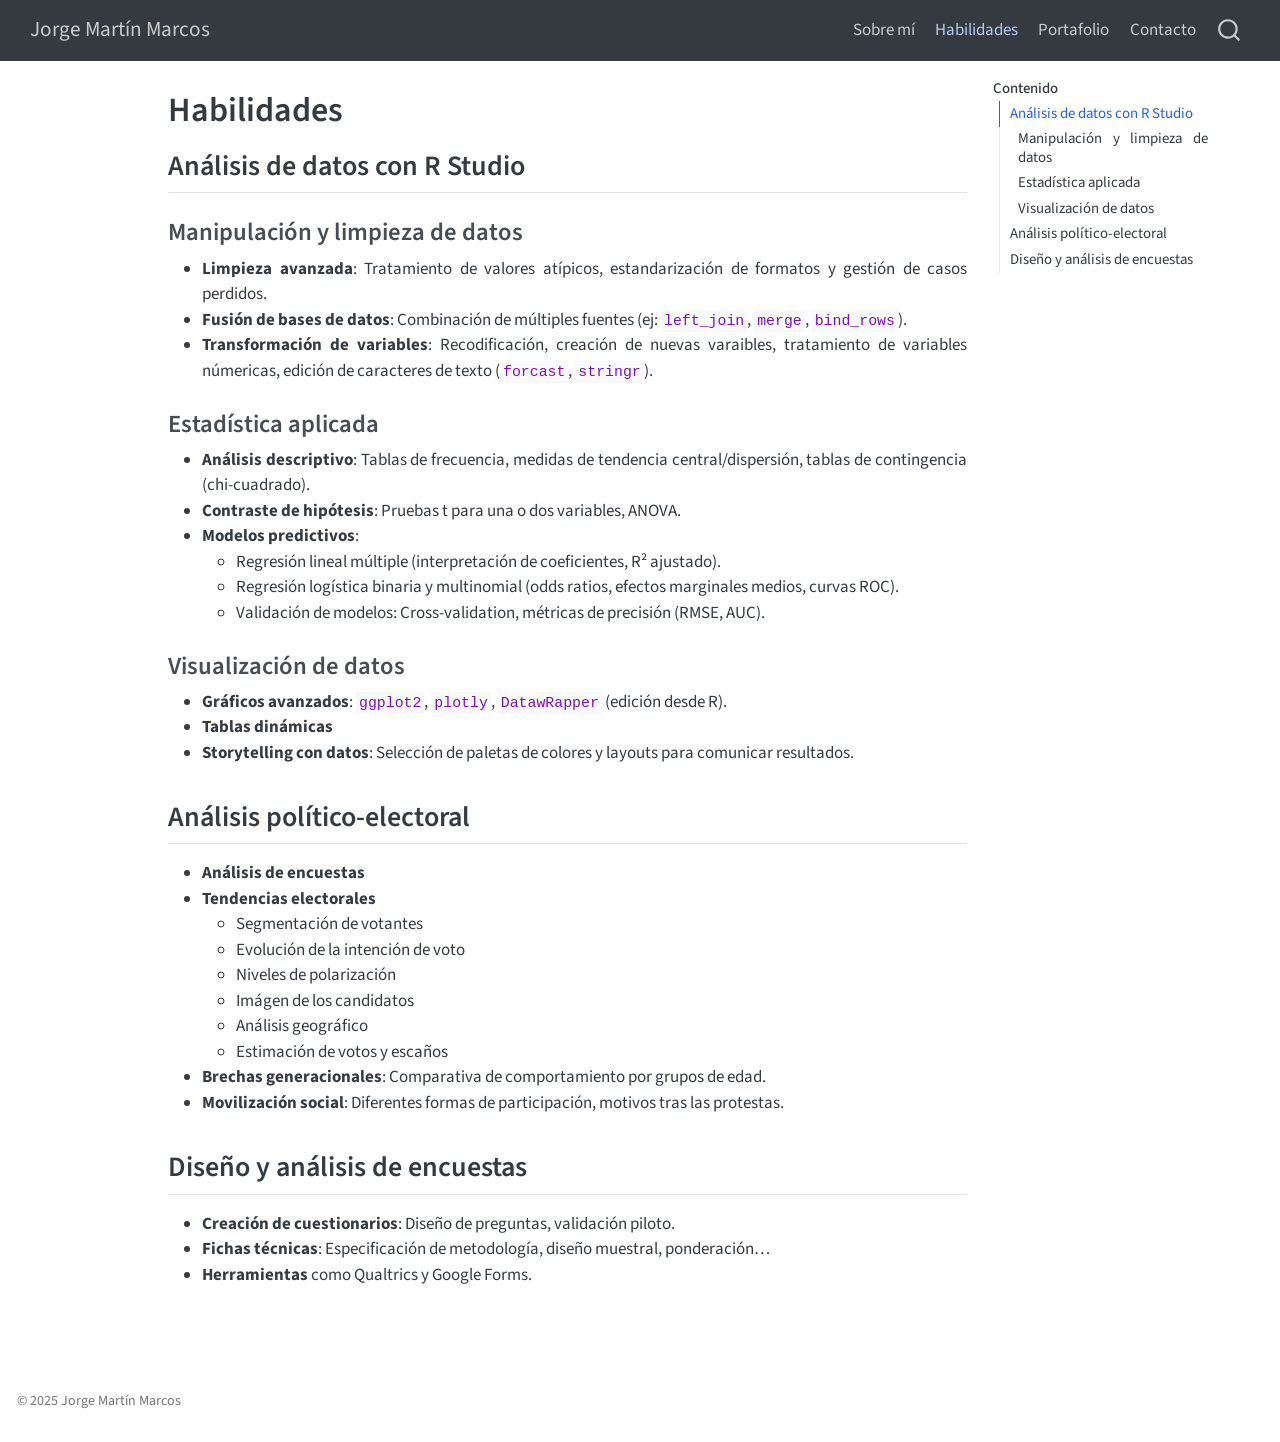
<file: docs/habilidades.html>
<!DOCTYPE html>
<html xmlns="http://www.w3.org/1999/xhtml" lang="en" xml:lang="en"><head>

<meta charset="utf-8">
<meta name="generator" content="quarto-1.6.39">

<meta name="viewport" content="width=device-width, initial-scale=1.0, user-scalable=yes">


<title>Habilidades – Jorge Martín Marcos</title>
<style>
code{white-space: pre-wrap;}
span.smallcaps{font-variant: small-caps;}
div.columns{display: flex; gap: min(4vw, 1.5em);}
div.column{flex: auto; overflow-x: auto;}
div.hanging-indent{margin-left: 1.5em; text-indent: -1.5em;}
ul.task-list{list-style: none;}
ul.task-list li input[type="checkbox"] {
  width: 0.8em;
  margin: 0 0.8em 0.2em -1em; /* quarto-specific, see https://github.com/quarto-dev/quarto-cli/issues/4556 */ 
  vertical-align: middle;
}
</style>


<script src="site_libs/quarto-nav/quarto-nav.js"></script>
<script src="site_libs/quarto-nav/headroom.min.js"></script>
<script src="site_libs/clipboard/clipboard.min.js"></script>
<script src="site_libs/quarto-search/autocomplete.umd.js"></script>
<script src="site_libs/quarto-search/fuse.min.js"></script>
<script src="site_libs/quarto-search/quarto-search.js"></script>
<meta name="quarto:offset" content="./">
<link href="./01_img/foto_orla_2.png" rel="icon" type="image/png">
<script src="site_libs/quarto-html/quarto.js"></script>
<script src="site_libs/quarto-html/popper.min.js"></script>
<script src="site_libs/quarto-html/tippy.umd.min.js"></script>
<script src="site_libs/quarto-html/anchor.min.js"></script>
<link href="site_libs/quarto-html/tippy.css" rel="stylesheet">
<link href="site_libs/quarto-html/quarto-syntax-highlighting-e26003cea8cd680ca0c55a263523d882.css" rel="stylesheet" id="quarto-text-highlighting-styles">
<script src="site_libs/bootstrap/bootstrap.min.js"></script>
<link href="site_libs/bootstrap/bootstrap-icons.css" rel="stylesheet">
<link href="site_libs/bootstrap/bootstrap-aa46d88f44b8608d880805adbee39327.min.css" rel="stylesheet" append-hash="true" id="quarto-bootstrap" data-mode="light">
<script id="quarto-search-options" type="application/json">{
  "location": "navbar",
  "copy-button": false,
  "collapse-after": 3,
  "panel-placement": "end",
  "type": "overlay",
  "limit": 50,
  "keyboard-shortcut": [
    "f",
    "/",
    "s"
  ],
  "show-item-context": false,
  "language": {
    "search-no-results-text": "No results",
    "search-matching-documents-text": "matching documents",
    "search-copy-link-title": "Copy link to search",
    "search-hide-matches-text": "Hide additional matches",
    "search-more-match-text": "more match in this document",
    "search-more-matches-text": "more matches in this document",
    "search-clear-button-title": "Clear",
    "search-text-placeholder": "",
    "search-detached-cancel-button-title": "Cancel",
    "search-submit-button-title": "Submit",
    "search-label": "Search"
  }
}</script>
<style>
/* Estilos para todo el documento */
body {
  text-align: justify;
}
/* Estilos específicos para la tabla de contenidos */
.toc-actions, .toc .nav, .toc .nav > li > a {
  text-align: left !important;
}
</style>


<link rel="stylesheet" href="styles.css">
</head>

<body class="nav-fixed">

<div id="quarto-search-results"></div>
  <header id="quarto-header" class="headroom fixed-top">
    <nav class="navbar navbar-expand-lg " data-bs-theme="dark">
      <div class="navbar-container container-fluid">
      <div class="navbar-brand-container mx-auto">
    <a class="navbar-brand" href="./index.html">
    <span class="navbar-title">Jorge Martín Marcos</span>
    </a>
  </div>
            <div id="quarto-search" class="" title="Search"></div>
          <button class="navbar-toggler" type="button" data-bs-toggle="collapse" data-bs-target="#navbarCollapse" aria-controls="navbarCollapse" role="menu" aria-expanded="false" aria-label="Toggle navigation" onclick="if (window.quartoToggleHeadroom) { window.quartoToggleHeadroom(); }">
  <span class="navbar-toggler-icon"></span>
</button>
          <div class="collapse navbar-collapse" id="navbarCollapse">
            <ul class="navbar-nav navbar-nav-scroll ms-auto">
  <li class="nav-item">
    <a class="nav-link" href="./index.html"> 
<span class="menu-text">Sobre mí</span></a>
  </li>  
  <li class="nav-item">
    <a class="nav-link active" href="./habilidades.html" aria-current="page"> 
<span class="menu-text">Habilidades</span></a>
  </li>  
  <li class="nav-item">
    <a class="nav-link" href="./portfolio.html"> 
<span class="menu-text">Portafolio</span></a>
  </li>  
  <li class="nav-item">
    <a class="nav-link" href="./contact.html"> 
<span class="menu-text">Contacto</span></a>
  </li>  
</ul>
          </div> <!-- /navcollapse -->
            <div class="quarto-navbar-tools">
</div>
      </div> <!-- /container-fluid -->
    </nav>
</header>
<!-- content -->
<div id="quarto-content" class="quarto-container page-columns page-rows-contents page-layout-article page-navbar">
<!-- sidebar -->
<!-- margin-sidebar -->
    <div id="quarto-margin-sidebar" class="sidebar margin-sidebar">
        <nav id="TOC" role="doc-toc" class="toc-active">
    <h2 id="toc-title">Contenido</h2>
   
  <ul>
  <li><a href="#análisis-de-datos-con-r-studio" id="toc-análisis-de-datos-con-r-studio" class="nav-link active" data-scroll-target="#análisis-de-datos-con-r-studio">Análisis de datos con R Studio</a>
  <ul class="collapse">
  <li><a href="#manipulación-y-limpieza-de-datos" id="toc-manipulación-y-limpieza-de-datos" class="nav-link" data-scroll-target="#manipulación-y-limpieza-de-datos">Manipulación y limpieza de datos</a></li>
  <li><a href="#estadística-aplicada" id="toc-estadística-aplicada" class="nav-link" data-scroll-target="#estadística-aplicada">Estadística aplicada</a></li>
  <li><a href="#visualización-de-datos" id="toc-visualización-de-datos" class="nav-link" data-scroll-target="#visualización-de-datos">Visualización de datos</a></li>
  </ul></li>
  <li><a href="#análisis-político-electoral" id="toc-análisis-político-electoral" class="nav-link" data-scroll-target="#análisis-político-electoral">Análisis político-electoral</a></li>
  <li><a href="#diseño-y-análisis-de-encuestas" id="toc-diseño-y-análisis-de-encuestas" class="nav-link" data-scroll-target="#diseño-y-análisis-de-encuestas">Diseño y análisis de encuestas</a></li>
  </ul>
</nav>
    </div>
<!-- main -->
<main class="content" id="quarto-document-content">

<header id="title-block-header" class="quarto-title-block default">
<div class="quarto-title">
<h1 class="title">Habilidades</h1>
</div>



<div class="quarto-title-meta">

    
  
    
  </div>
  


</header>


<section id="análisis-de-datos-con-r-studio" class="level2">
<h2 class="anchored" data-anchor-id="análisis-de-datos-con-r-studio">Análisis de datos con R Studio</h2>
<section id="manipulación-y-limpieza-de-datos" class="level3">
<h3 class="anchored" data-anchor-id="manipulación-y-limpieza-de-datos">Manipulación y limpieza de datos</h3>
<ul>
<li><strong>Limpieza avanzada</strong>: Tratamiento de valores atípicos, estandarización de formatos y gestión de casos perdidos.</li>
<li><strong>Fusión de bases de datos</strong>: Combinación de múltiples fuentes (ej: <code>left_join</code>, <code>merge</code>, <code>bind_rows</code>).</li>
<li><strong>Transformación de variables</strong>: Recodificación, creación de nuevas varaibles, tratamiento de variables númericas, edición de caracteres de texto (<code>forcast</code>, <code>stringr</code>).</li>
</ul>
</section>
<section id="estadística-aplicada" class="level3">
<h3 class="anchored" data-anchor-id="estadística-aplicada">Estadística aplicada</h3>
<ul>
<li><strong>Análisis descriptivo</strong>: Tablas de frecuencia, medidas de tendencia central/dispersión, tablas de contingencia (chi-cuadrado).</li>
<li><strong>Contraste de hipótesis</strong>: Pruebas t para una o dos variables, ANOVA.</li>
<li><strong>Modelos predictivos</strong>:
<ul>
<li>Regresión lineal múltiple (interpretación de coeficientes, R² ajustado).</li>
<li>Regresión logística binaria y multinomial (odds ratios, efectos marginales medios, curvas ROC).</li>
<li>Validación de modelos: Cross-validation, métricas de precisión (RMSE, AUC).</li>
</ul></li>
</ul>
</section>
<section id="visualización-de-datos" class="level3">
<h3 class="anchored" data-anchor-id="visualización-de-datos">Visualización de datos</h3>
<ul>
<li><strong>Gráficos avanzados</strong>: <code>ggplot2</code>, <code>plotly</code>, <code>DatawRapper</code> (edición desde R).</li>
<li><strong>Tablas dinámicas</strong></li>
<li><strong>Storytelling con datos</strong>: Selección de paletas de colores y layouts para comunicar resultados.</li>
</ul>
</section>
</section>
<section id="análisis-político-electoral" class="level2">
<h2 class="anchored" data-anchor-id="análisis-político-electoral">Análisis político-electoral</h2>
<ul>
<li><strong>Análisis de encuestas</strong></li>
<li><strong>Tendencias electorales</strong>
<ul>
<li>Segmentación de votantes</li>
<li>Evolución de la intención de voto</li>
<li>Niveles de polarización</li>
<li>Imágen de los candidatos</li>
<li>Análisis geográfico</li>
<li>Estimación de votos y escaños</li>
</ul></li>
<li><strong>Brechas generacionales</strong>: Comparativa de comportamiento por grupos de edad.</li>
<li><strong>Movilización social</strong>: Diferentes formas de participación, motivos tras las protestas.</li>
</ul>
</section>
<section id="diseño-y-análisis-de-encuestas" class="level2">
<h2 class="anchored" data-anchor-id="diseño-y-análisis-de-encuestas">Diseño y análisis de encuestas</h2>
<ul>
<li><strong>Creación de cuestionarios</strong>: Diseño de preguntas, validación piloto.</li>
<li><strong>Fichas técnicas</strong>: Especificación de metodología, diseño muestral, ponderación…</li>
<li><strong>Herramientas</strong> como Qualtrics y Google Forms.</li>
</ul>


</section>

</main> <!-- /main -->
<script id="quarto-html-after-body" type="application/javascript">
window.document.addEventListener("DOMContentLoaded", function (event) {
  const toggleBodyColorMode = (bsSheetEl) => {
    const mode = bsSheetEl.getAttribute("data-mode");
    const bodyEl = window.document.querySelector("body");
    if (mode === "dark") {
      bodyEl.classList.add("quarto-dark");
      bodyEl.classList.remove("quarto-light");
    } else {
      bodyEl.classList.add("quarto-light");
      bodyEl.classList.remove("quarto-dark");
    }
  }
  const toggleBodyColorPrimary = () => {
    const bsSheetEl = window.document.querySelector("link#quarto-bootstrap");
    if (bsSheetEl) {
      toggleBodyColorMode(bsSheetEl);
    }
  }
  toggleBodyColorPrimary();  
  const icon = "";
  const anchorJS = new window.AnchorJS();
  anchorJS.options = {
    placement: 'right',
    icon: icon
  };
  anchorJS.add('.anchored');
  const isCodeAnnotation = (el) => {
    for (const clz of el.classList) {
      if (clz.startsWith('code-annotation-')) {                     
        return true;
      }
    }
    return false;
  }
  const onCopySuccess = function(e) {
    // button target
    const button = e.trigger;
    // don't keep focus
    button.blur();
    // flash "checked"
    button.classList.add('code-copy-button-checked');
    var currentTitle = button.getAttribute("title");
    button.setAttribute("title", "Copied!");
    let tooltip;
    if (window.bootstrap) {
      button.setAttribute("data-bs-toggle", "tooltip");
      button.setAttribute("data-bs-placement", "left");
      button.setAttribute("data-bs-title", "Copied!");
      tooltip = new bootstrap.Tooltip(button, 
        { trigger: "manual", 
          customClass: "code-copy-button-tooltip",
          offset: [0, -8]});
      tooltip.show();    
    }
    setTimeout(function() {
      if (tooltip) {
        tooltip.hide();
        button.removeAttribute("data-bs-title");
        button.removeAttribute("data-bs-toggle");
        button.removeAttribute("data-bs-placement");
      }
      button.setAttribute("title", currentTitle);
      button.classList.remove('code-copy-button-checked');
    }, 1000);
    // clear code selection
    e.clearSelection();
  }
  const getTextToCopy = function(trigger) {
      const codeEl = trigger.previousElementSibling.cloneNode(true);
      for (const childEl of codeEl.children) {
        if (isCodeAnnotation(childEl)) {
          childEl.remove();
        }
      }
      return codeEl.innerText;
  }
  const clipboard = new window.ClipboardJS('.code-copy-button:not([data-in-quarto-modal])', {
    text: getTextToCopy
  });
  clipboard.on('success', onCopySuccess);
  if (window.document.getElementById('quarto-embedded-source-code-modal')) {
    const clipboardModal = new window.ClipboardJS('.code-copy-button[data-in-quarto-modal]', {
      text: getTextToCopy,
      container: window.document.getElementById('quarto-embedded-source-code-modal')
    });
    clipboardModal.on('success', onCopySuccess);
  }
    var localhostRegex = new RegExp(/^(?:http|https):\/\/localhost\:?[0-9]*\//);
    var mailtoRegex = new RegExp(/^mailto:/);
      var filterRegex = new RegExp('/' + window.location.host + '/');
    var isInternal = (href) => {
        return filterRegex.test(href) || localhostRegex.test(href) || mailtoRegex.test(href);
    }
    // Inspect non-navigation links and adorn them if external
 	var links = window.document.querySelectorAll('a[href]:not(.nav-link):not(.navbar-brand):not(.toc-action):not(.sidebar-link):not(.sidebar-item-toggle):not(.pagination-link):not(.no-external):not([aria-hidden]):not(.dropdown-item):not(.quarto-navigation-tool):not(.about-link)');
    for (var i=0; i<links.length; i++) {
      const link = links[i];
      if (!isInternal(link.href)) {
        // undo the damage that might have been done by quarto-nav.js in the case of
        // links that we want to consider external
        if (link.dataset.originalHref !== undefined) {
          link.href = link.dataset.originalHref;
        }
      }
    }
  function tippyHover(el, contentFn, onTriggerFn, onUntriggerFn) {
    const config = {
      allowHTML: true,
      maxWidth: 500,
      delay: 100,
      arrow: false,
      appendTo: function(el) {
          return el.parentElement;
      },
      interactive: true,
      interactiveBorder: 10,
      theme: 'quarto',
      placement: 'bottom-start',
    };
    if (contentFn) {
      config.content = contentFn;
    }
    if (onTriggerFn) {
      config.onTrigger = onTriggerFn;
    }
    if (onUntriggerFn) {
      config.onUntrigger = onUntriggerFn;
    }
    window.tippy(el, config); 
  }
  const noterefs = window.document.querySelectorAll('a[role="doc-noteref"]');
  for (var i=0; i<noterefs.length; i++) {
    const ref = noterefs[i];
    tippyHover(ref, function() {
      // use id or data attribute instead here
      let href = ref.getAttribute('data-footnote-href') || ref.getAttribute('href');
      try { href = new URL(href).hash; } catch {}
      const id = href.replace(/^#\/?/, "");
      const note = window.document.getElementById(id);
      if (note) {
        return note.innerHTML;
      } else {
        return "";
      }
    });
  }
  const xrefs = window.document.querySelectorAll('a.quarto-xref');
  const processXRef = (id, note) => {
    // Strip column container classes
    const stripColumnClz = (el) => {
      el.classList.remove("page-full", "page-columns");
      if (el.children) {
        for (const child of el.children) {
          stripColumnClz(child);
        }
      }
    }
    stripColumnClz(note)
    if (id === null || id.startsWith('sec-')) {
      // Special case sections, only their first couple elements
      const container = document.createElement("div");
      if (note.children && note.children.length > 2) {
        container.appendChild(note.children[0].cloneNode(true));
        for (let i = 1; i < note.children.length; i++) {
          const child = note.children[i];
          if (child.tagName === "P" && child.innerText === "") {
            continue;
          } else {
            container.appendChild(child.cloneNode(true));
            break;
          }
        }
        if (window.Quarto?.typesetMath) {
          window.Quarto.typesetMath(container);
        }
        return container.innerHTML
      } else {
        if (window.Quarto?.typesetMath) {
          window.Quarto.typesetMath(note);
        }
        return note.innerHTML;
      }
    } else {
      // Remove any anchor links if they are present
      const anchorLink = note.querySelector('a.anchorjs-link');
      if (anchorLink) {
        anchorLink.remove();
      }
      if (window.Quarto?.typesetMath) {
        window.Quarto.typesetMath(note);
      }
      if (note.classList.contains("callout")) {
        return note.outerHTML;
      } else {
        return note.innerHTML;
      }
    }
  }
  for (var i=0; i<xrefs.length; i++) {
    const xref = xrefs[i];
    tippyHover(xref, undefined, function(instance) {
      instance.disable();
      let url = xref.getAttribute('href');
      let hash = undefined; 
      if (url.startsWith('#')) {
        hash = url;
      } else {
        try { hash = new URL(url).hash; } catch {}
      }
      if (hash) {
        const id = hash.replace(/^#\/?/, "");
        const note = window.document.getElementById(id);
        if (note !== null) {
          try {
            const html = processXRef(id, note.cloneNode(true));
            instance.setContent(html);
          } finally {
            instance.enable();
            instance.show();
          }
        } else {
          // See if we can fetch this
          fetch(url.split('#')[0])
          .then(res => res.text())
          .then(html => {
            const parser = new DOMParser();
            const htmlDoc = parser.parseFromString(html, "text/html");
            const note = htmlDoc.getElementById(id);
            if (note !== null) {
              const html = processXRef(id, note);
              instance.setContent(html);
            } 
          }).finally(() => {
            instance.enable();
            instance.show();
          });
        }
      } else {
        // See if we can fetch a full url (with no hash to target)
        // This is a special case and we should probably do some content thinning / targeting
        fetch(url)
        .then(res => res.text())
        .then(html => {
          const parser = new DOMParser();
          const htmlDoc = parser.parseFromString(html, "text/html");
          const note = htmlDoc.querySelector('main.content');
          if (note !== null) {
            // This should only happen for chapter cross references
            // (since there is no id in the URL)
            // remove the first header
            if (note.children.length > 0 && note.children[0].tagName === "HEADER") {
              note.children[0].remove();
            }
            const html = processXRef(null, note);
            instance.setContent(html);
          } 
        }).finally(() => {
          instance.enable();
          instance.show();
        });
      }
    }, function(instance) {
    });
  }
      let selectedAnnoteEl;
      const selectorForAnnotation = ( cell, annotation) => {
        let cellAttr = 'data-code-cell="' + cell + '"';
        let lineAttr = 'data-code-annotation="' +  annotation + '"';
        const selector = 'span[' + cellAttr + '][' + lineAttr + ']';
        return selector;
      }
      const selectCodeLines = (annoteEl) => {
        const doc = window.document;
        const targetCell = annoteEl.getAttribute("data-target-cell");
        const targetAnnotation = annoteEl.getAttribute("data-target-annotation");
        const annoteSpan = window.document.querySelector(selectorForAnnotation(targetCell, targetAnnotation));
        const lines = annoteSpan.getAttribute("data-code-lines").split(",");
        const lineIds = lines.map((line) => {
          return targetCell + "-" + line;
        })
        let top = null;
        let height = null;
        let parent = null;
        if (lineIds.length > 0) {
            //compute the position of the single el (top and bottom and make a div)
            const el = window.document.getElementById(lineIds[0]);
            top = el.offsetTop;
            height = el.offsetHeight;
            parent = el.parentElement.parentElement;
          if (lineIds.length > 1) {
            const lastEl = window.document.getElementById(lineIds[lineIds.length - 1]);
            const bottom = lastEl.offsetTop + lastEl.offsetHeight;
            height = bottom - top;
          }
          if (top !== null && height !== null && parent !== null) {
            // cook up a div (if necessary) and position it 
            let div = window.document.getElementById("code-annotation-line-highlight");
            if (div === null) {
              div = window.document.createElement("div");
              div.setAttribute("id", "code-annotation-line-highlight");
              div.style.position = 'absolute';
              parent.appendChild(div);
            }
            div.style.top = top - 2 + "px";
            div.style.height = height + 4 + "px";
            div.style.left = 0;
            let gutterDiv = window.document.getElementById("code-annotation-line-highlight-gutter");
            if (gutterDiv === null) {
              gutterDiv = window.document.createElement("div");
              gutterDiv.setAttribute("id", "code-annotation-line-highlight-gutter");
              gutterDiv.style.position = 'absolute';
              const codeCell = window.document.getElementById(targetCell);
              const gutter = codeCell.querySelector('.code-annotation-gutter');
              gutter.appendChild(gutterDiv);
            }
            gutterDiv.style.top = top - 2 + "px";
            gutterDiv.style.height = height + 4 + "px";
          }
          selectedAnnoteEl = annoteEl;
        }
      };
      const unselectCodeLines = () => {
        const elementsIds = ["code-annotation-line-highlight", "code-annotation-line-highlight-gutter"];
        elementsIds.forEach((elId) => {
          const div = window.document.getElementById(elId);
          if (div) {
            div.remove();
          }
        });
        selectedAnnoteEl = undefined;
      };
        // Handle positioning of the toggle
    window.addEventListener(
      "resize",
      throttle(() => {
        elRect = undefined;
        if (selectedAnnoteEl) {
          selectCodeLines(selectedAnnoteEl);
        }
      }, 10)
    );
    function throttle(fn, ms) {
    let throttle = false;
    let timer;
      return (...args) => {
        if(!throttle) { // first call gets through
            fn.apply(this, args);
            throttle = true;
        } else { // all the others get throttled
            if(timer) clearTimeout(timer); // cancel #2
            timer = setTimeout(() => {
              fn.apply(this, args);
              timer = throttle = false;
            }, ms);
        }
      };
    }
      // Attach click handler to the DT
      const annoteDls = window.document.querySelectorAll('dt[data-target-cell]');
      for (const annoteDlNode of annoteDls) {
        annoteDlNode.addEventListener('click', (event) => {
          const clickedEl = event.target;
          if (clickedEl !== selectedAnnoteEl) {
            unselectCodeLines();
            const activeEl = window.document.querySelector('dt[data-target-cell].code-annotation-active');
            if (activeEl) {
              activeEl.classList.remove('code-annotation-active');
            }
            selectCodeLines(clickedEl);
            clickedEl.classList.add('code-annotation-active');
          } else {
            // Unselect the line
            unselectCodeLines();
            clickedEl.classList.remove('code-annotation-active');
          }
        });
      }
  const findCites = (el) => {
    const parentEl = el.parentElement;
    if (parentEl) {
      const cites = parentEl.dataset.cites;
      if (cites) {
        return {
          el,
          cites: cites.split(' ')
        };
      } else {
        return findCites(el.parentElement)
      }
    } else {
      return undefined;
    }
  };
  var bibliorefs = window.document.querySelectorAll('a[role="doc-biblioref"]');
  for (var i=0; i<bibliorefs.length; i++) {
    const ref = bibliorefs[i];
    const citeInfo = findCites(ref);
    if (citeInfo) {
      tippyHover(citeInfo.el, function() {
        var popup = window.document.createElement('div');
        citeInfo.cites.forEach(function(cite) {
          var citeDiv = window.document.createElement('div');
          citeDiv.classList.add('hanging-indent');
          citeDiv.classList.add('csl-entry');
          var biblioDiv = window.document.getElementById('ref-' + cite);
          if (biblioDiv) {
            citeDiv.innerHTML = biblioDiv.innerHTML;
          }
          popup.appendChild(citeDiv);
        });
        return popup.innerHTML;
      });
    }
  }
});
</script>
</div> <!-- /content -->
<footer class="footer">
  <div class="nav-footer">
    <div class="nav-footer-left">
<p>© 2025 Jorge Martín Marcos</p>
</div>   
    <div class="nav-footer-center">
      &nbsp;
    </div>
    <div class="nav-footer-right">
      &nbsp;
    </div>
  </div>
</footer>




</body></html>
</file>
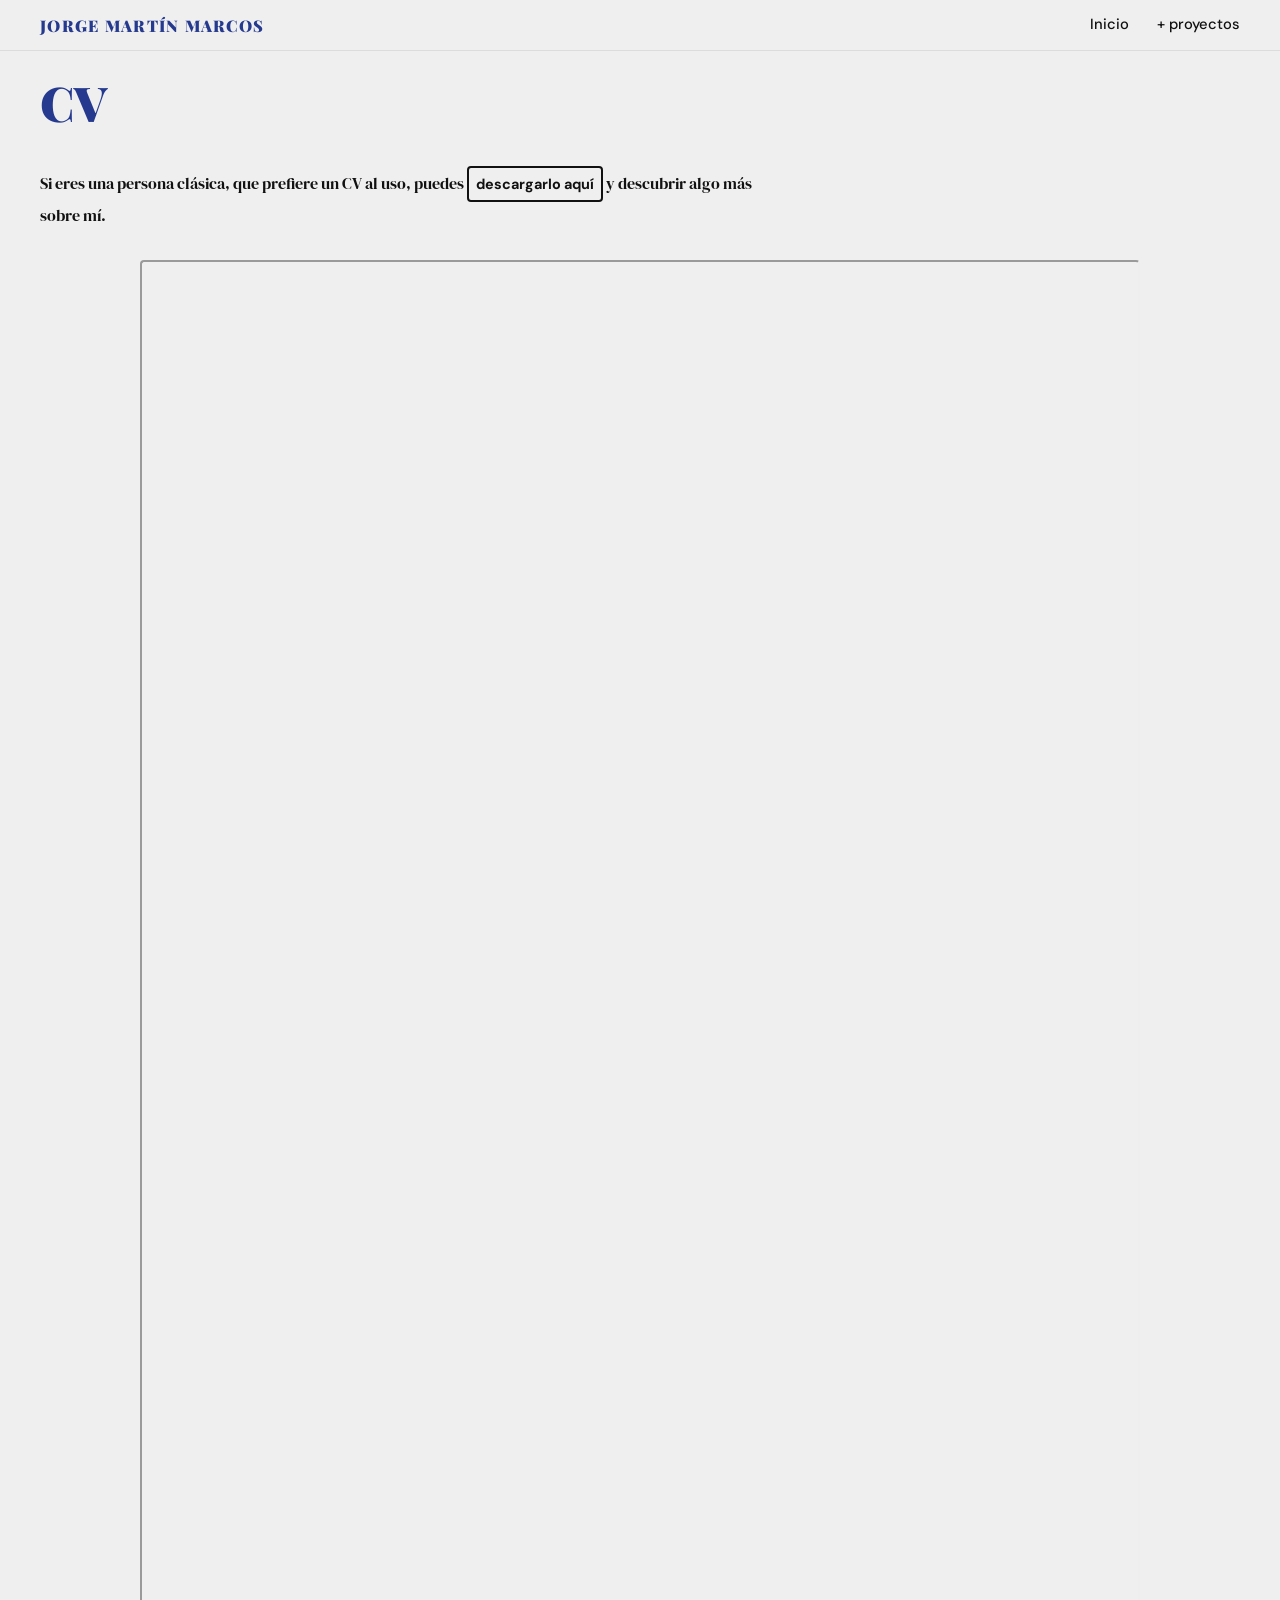
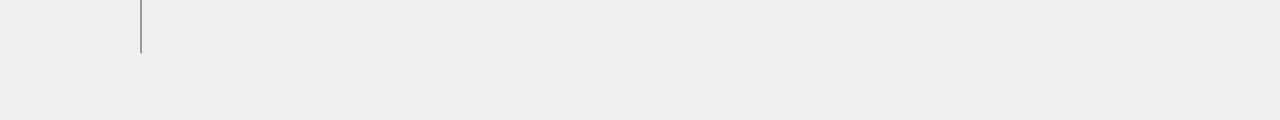
<file: pages/cv.html>
<!DOCTYPE html>
<html lang="es">
<head>
  <meta charset="UTF-8" />
  <meta name="viewport" content="width=device-width, initial-scale=1.0" />
  <title>CV · Jorge Martín Marcos</title>
  <link rel="preconnect" href="https://fonts.googleapis.com">
  <link href="https://fonts.googleapis.com/css2?family=Playfair+Display:ital,wght@0,400;0,700;0,900;1,400&family=DM+Sans:wght@300;400;500&family=DM+Serif+Display:ital@0;1&display=swap" rel="stylesheet">
  <link rel="stylesheet" href="../css/pages.css" />
</head>
<body>

  <!-- NAVBAR -->
  <nav class="navbar">
    <div class="nav-name">JORGE<br><span class="nav-name-full"> MARTÍN MARCOS</span><span class="nav-name-mobile">MARTÍN</span></div>    
    <div class="nav-links">
      <a href="../index.html" class="nav-link nav-link--underline">Inicio</a>
      <a href="proyectos.html" class="nav-link nav-link--underline">+ proyectos</a>
    </div>
  </nav>

  <!-- HEADER -->
  <header class="page-header">
    <h1 class="page-title">CV</h1>
  </header>

  <!-- INTRO + DESCARGA -->
  <div class="cv-intro">
    <p>
      Si eres una persona clásica, que prefiere un CV al uso, puedes
      <a class="cv-download-btn" href="../assets/cv-jorge-martin-marcos.pdf" download>
        descargarlo aquí
      </a>
      y descubrir algo más sobre mí.
    </p>
  </div>

  <!-- PDF INCRUSTADO
       Cambia la ruta del src al PDF de tu CV real.
       El archivo debe estar en /assets/cv-jorge-martin-marcos.pdf
  -->
  <div class="cv-pdf-embed">
    <iframe
      src="../assets/cv-jorge-martin-marcos.pdf"
      title="CV Jorge Martín Marcos"
      loading="lazy">
      <!-- Fallback si el browser no soporta iframe con PDF -->
      <p>Tu navegador no puede mostrar el PDF directamente.
        <a href="../assets/cv-jorge-martin-marcos.pdf" download>Descárgalo aquí.</a>
      </p>
    </iframe>
  </div>

</body>
</html>
</file>
<file: docs/site_libs/quarto-html/tippy.css>
.tippy-box[data-animation=fade][data-state=hidden]{opacity:0}[data-tippy-root]{max-width:calc(100vw - 10px)}.tippy-box{position:relative;background-color:#333;color:#fff;border-radius:4px;font-size:14px;line-height:1.4;white-space:normal;outline:0;transition-property:transform,visibility,opacity}.tippy-box[data-placement^=top]>.tippy-arrow{bottom:0}.tippy-box[data-placement^=top]>.tippy-arrow:before{bottom:-7px;left:0;border-width:8px 8px 0;border-top-color:initial;transform-origin:center top}.tippy-box[data-placement^=bottom]>.tippy-arrow{top:0}.tippy-box[data-placement^=bottom]>.tippy-arrow:before{top:-7px;left:0;border-width:0 8px 8px;border-bottom-color:initial;transform-origin:center bottom}.tippy-box[data-placement^=left]>.tippy-arrow{right:0}.tippy-box[data-placement^=left]>.tippy-arrow:before{border-width:8px 0 8px 8px;border-left-color:initial;right:-7px;transform-origin:center left}.tippy-box[data-placement^=right]>.tippy-arrow{left:0}.tippy-box[data-placement^=right]>.tippy-arrow:before{left:-7px;border-width:8px 8px 8px 0;border-right-color:initial;transform-origin:center right}.tippy-box[data-inertia][data-state=visible]{transition-timing-function:cubic-bezier(.54,1.5,.38,1.11)}.tippy-arrow{width:16px;height:16px;color:#333}.tippy-arrow:before{content:"";position:absolute;border-color:transparent;border-style:solid}.tippy-content{position:relative;padding:5px 9px;z-index:1}
</file>
<file: docs/site_libs/quarto-html/quarto-syntax-highlighting-e26003cea8cd680ca0c55a263523d882.css>
/* quarto syntax highlight colors */
:root {
  --quarto-hl-ot-color: #003B4F;
  --quarto-hl-at-color: #657422;
  --quarto-hl-ss-color: #20794D;
  --quarto-hl-an-color: #5E5E5E;
  --quarto-hl-fu-color: #4758AB;
  --quarto-hl-st-color: #20794D;
  --quarto-hl-cf-color: #003B4F;
  --quarto-hl-op-color: #5E5E5E;
  --quarto-hl-er-color: #AD0000;
  --quarto-hl-bn-color: #AD0000;
  --quarto-hl-al-color: #AD0000;
  --quarto-hl-va-color: #111111;
  --quarto-hl-bu-color: inherit;
  --quarto-hl-ex-color: inherit;
  --quarto-hl-pp-color: #AD0000;
  --quarto-hl-in-color: #5E5E5E;
  --quarto-hl-vs-color: #20794D;
  --quarto-hl-wa-color: #5E5E5E;
  --quarto-hl-do-color: #5E5E5E;
  --quarto-hl-im-color: #00769E;
  --quarto-hl-ch-color: #20794D;
  --quarto-hl-dt-color: #AD0000;
  --quarto-hl-fl-color: #AD0000;
  --quarto-hl-co-color: #5E5E5E;
  --quarto-hl-cv-color: #5E5E5E;
  --quarto-hl-cn-color: #8f5902;
  --quarto-hl-sc-color: #5E5E5E;
  --quarto-hl-dv-color: #AD0000;
  --quarto-hl-kw-color: #003B4F;
}

/* other quarto variables */
:root {
  --quarto-font-monospace: SFMono-Regular, Menlo, Monaco, Consolas, "Liberation Mono", "Courier New", monospace;
}

pre > code.sourceCode > span {
  color: #003B4F;
}

code span {
  color: #003B4F;
}

code.sourceCode > span {
  color: #003B4F;
}

div.sourceCode,
div.sourceCode pre.sourceCode {
  color: #003B4F;
}

code span.ot {
  color: #003B4F;
  font-style: inherit;
}

code span.at {
  color: #657422;
  font-style: inherit;
}

code span.ss {
  color: #20794D;
  font-style: inherit;
}

code span.an {
  color: #5E5E5E;
  font-style: inherit;
}

code span.fu {
  color: #4758AB;
  font-style: inherit;
}

code span.st {
  color: #20794D;
  font-style: inherit;
}

code span.cf {
  color: #003B4F;
  font-weight: bold;
  font-style: inherit;
}

code span.op {
  color: #5E5E5E;
  font-style: inherit;
}

code span.er {
  color: #AD0000;
  font-style: inherit;
}

code span.bn {
  color: #AD0000;
  font-style: inherit;
}

code span.al {
  color: #AD0000;
  font-style: inherit;
}

code span.va {
  color: #111111;
  font-style: inherit;
}

code span.bu {
  font-style: inherit;
}

code span.ex {
  font-style: inherit;
}

code span.pp {
  color: #AD0000;
  font-style: inherit;
}

code span.in {
  color: #5E5E5E;
  font-style: inherit;
}

code span.vs {
  color: #20794D;
  font-style: inherit;
}

code span.wa {
  color: #5E5E5E;
  font-style: italic;
}

code span.do {
  color: #5E5E5E;
  font-style: italic;
}

code span.im {
  color: #00769E;
  font-style: inherit;
}

code span.ch {
  color: #20794D;
  font-style: inherit;
}

code span.dt {
  color: #AD0000;
  font-style: inherit;
}

code span.fl {
  color: #AD0000;
  font-style: inherit;
}

code span.co {
  color: #5E5E5E;
  font-style: inherit;
}

code span.cv {
  color: #5E5E5E;
  font-style: italic;
}

code span.cn {
  color: #8f5902;
  font-style: inherit;
}

code span.sc {
  color: #5E5E5E;
  font-style: inherit;
}

code span.dv {
  color: #AD0000;
  font-style: inherit;
}

code span.kw {
  color: #003B4F;
  font-weight: bold;
  font-style: inherit;
}

.prevent-inlining {
  content: "</";
}

/*# sourceMappingURL=e90e9ab646ea9b1aaa61e089606e0f97.css.map */
</file>
<file: css/pages.css>
/* ════════════════════════════════════════════════════
   SHARED — pages/proyectos.html & pages/cv.html
════════════════════════════════════════════════════ */

/* inherit all root vars from parent */
:root {
  --bg: #EFEFEF;
  --black: #111111;
  --accent: #D1345B;
  --cyan: #253A8E;
  --green: #00a800;
  --card-radius: 3px;
  --transition: 0.35s cubic-bezier(.4,0,.2,1);
}

*, *::before, *::after { box-sizing: border-box; margin: 0; padding: 0; }
html { scroll-behavior: smooth; }
body {
  background: var(--bg);
  color: var(--black);
  font-family: 'DM Sans', sans-serif;
  overflow-x: hidden;
}

/* ────────── NAVBAR ────────── */
.navbar {
  position: fixed;
  top: 0; left: 0; right: 0;
  z-index: 100;
  display: flex;
  align-items: center;
  justify-content: space-between;
  padding: 14px 40px;
  background: var(--bg);
  border-bottom: 1.5px solid rgba(0,0,0,0.08);
}
.nav-name {
  font-family: 'Playfair Display', serif;
  font-weight: 900;
  font-size: clamp(0.75rem, 1.4vw, 1rem);
  letter-spacing: 0.08em;
  color: var(--cyan);
}
.nav-links { display: flex; gap: 28px; align-items: center; }
.nav-link {
  font-family: 'DM Sans', sans-serif;
  font-weight: 500;
  font-size: 0.92rem;
  color: var(--black);
  text-decoration: none;
  position: relative;
  padding-bottom: 2px;
}
.nav-link--underline::after {
  content: '';
  position: absolute;
  bottom: 0; left: 0;
  width: 0; height: 2px;
  background: var(--accent);
  transition: width var(--transition);
}
.nav-link--underline:hover::after { width: 100%; }
.nav-link.active { border-bottom: 2px solid var(--accent); }
.nav-name-mobile { display: none; }
.nav-name br     { display: none; }

/* ────────── PAGE HEADER ────────── */
.page-header {
  padding: 70px 40px 30px;
}
.page-title {
  font-family: 'Playfair Display', serif;
  font-weight: 900;
  font-size: clamp(1.8rem, 4vw, 3rem);
  color: var(--cyan);
}

/* ────────── FILTERS ────────── */
.filters-bar {
  padding: 0 40px 30px;
  display: flex;
  flex-wrap: wrap;
  gap: 10px;
}
.filter-btn {
  padding: 6px 16px;
  border: 1.5px solid var(--black);
  background: transparent;
  font-family: 'DM Sans', sans-serif;
  font-size: 0.82rem;
  font-weight: 500;
  color: var(--black);
  cursor: pointer;
  border-radius: 100px;
  transition: background 0.2s, color 0.2s, border-color 0.2s;
}
.filter-btn:hover,
.filter-btn.active {
  background: var(--accent);
  color: #fff;
  border-color: var(--accent);
}

/* ────────── GALLERY GRID ────────── */
.gallery-grid {
  padding: 0 40px 80px;
  columns: 4;
  column-gap: 18px;
}
.gallery-item {
  break-inside: avoid;
  margin-bottom: 18px;
  display: block;
}

/* CARD galería
   El JS lee naturalWidth/naturalHeight del <img> y aplica
   aspect-ratio automáticamente al .gcard.
   Fallback antes de cargar: 4/3.
*/
.gcard {
  border-radius: var(--card-radius);
  overflow: hidden;
  position: relative;
  cursor: pointer;
  aspect-ratio: 4 / 3; /* fallback — JS lo sobreescribe */
  transition: transform 0.3s, box-shadow 0.3s;
}
.gcard:hover { transform: translateY(-4px); box-shadow: 8px 12px 40px rgba(0,0,0,0.24); }

/* Imagen real */
.gcard-img {
  position: absolute;
  inset: 0;
  width: 100%;
  height: 100%;
  object-fit: cover;
  object-position: center;
  display: block;
  z-index: 1;
}
.gcard-img[src=""], .gcard-img:not([src]) { opacity: 0; }

/* Emoji placeholder detrás de la imagen */
.gcard-placeholder {
  position: absolute;
  inset: 0;
  display: flex;
  align-items: center;
  justify-content: center;
  font-size: 3rem;
  opacity: 0.22;
  pointer-events: none;
  z-index: 0;
}

/* Overlay hover */
.gcard-overlay {
  position: absolute;
  inset: 0;
  background: rgba(0,0,0,0.76);
  display: flex;
  flex-direction: column;
  justify-content: flex-end;
  padding: 18px;
  opacity: 0;
  transform: translateY(10px);
  transition: opacity 0.3s, transform 0.3s;
  border-radius: var(--card-radius);
  z-index: 2;
}
.gcard:hover .gcard-overlay {
  opacity: 1;
  transform: translateY(0);
}
.gcard-hover-title {
  color: #fff;
  font-family: 'Playfair Display', serif;
  font-size: 0.98rem;
  margin-bottom: 5px;
}
.gcard-hover-desc {
  color: rgba(255,255,255,0.8);
  font-size: 0.9rem;
  line-height: 1.5;
  margin-bottom: 12px;
}
.gcard-hover-link {
  color: var(--accent);
  font-size: 1.05rem;
  font-weight: 500;
  text-decoration: none;
  border-bottom: 1px solid var(--accent);
  align-self: flex-start;
  padding-bottom: 1px;
}

/* Card footer: título + tags */
.gcard-footer {
  padding: 10px 4px 0;
}
.gcard-footer-title {
  font-family: 'DM Serif', bold;
  font-size: 1.2rem;
  font-weight: 550;
  color: var(--black);
  margin-bottom: 6px;
  line-height: 1.3;
}
.gcard-tags {
  display: flex;
  flex-wrap: wrap;
  gap: 5px;
}
.gcard-tag {
  font-family: 'DM Sans', sans-serif;
  font-size: 0.72rem;
  font-weight: 500;
  padding: 3px 10px;
  border: 1px solid var(--accent);
  border-radius: 100px;
  color: var(--accent);
  background: rgba(78,63,255,0.07);
}

/* hidden by filter */
.gallery-item.hidden { display: none; }

/* ────────── CV PAGE ────────── */
.cv-intro {
  padding: 0 40px 30px;
  max-width: 800px;
}
.cv-intro p {
  font-family: 'DM Serif Display', serif;
  font-size: 1rem;
  line-height: 1.7;
  color: var(--black);
}
.cv-download-btn {
  display: inline-block;
  margin-top: 2px;
  padding: 4px 7px;
  border: 2px solid var(--black);
  border-radius: 4px;
  font-family: 'DM Sans', sans-serif;
  font-weight: 700;
  font-size: 0.9rem;
  color: var(--black);
  text-decoration: none;
  transition: background 0.2s, color 0.2s;
  cursor: pointer;
  background: transparent;
}
.cv-download-btn:hover { background: var(--black); color: var(--bg); }

.cv-pdf-embed {
  padding: 0 140px 60px;
}
.cv-pdf-embed iframe {
  width: 100%;
  height: 155vh;
  border-radius: 4px;
}

/* ────────── RESPONSIVE ────────── */
@media (max-width: 1100px) {
  .gallery-grid { columns: 3; }
}
@media (max-width: 760px) {
  .navbar { padding: 12px 20px; }
  .nav-link { font-size: 0.75rem; }
  .nav-name-full {
    display: none;
  }
  .nav-name br     { display: block; }
  .nav-name-mobile { display: inline; }
  .page-header { padding: 90px 20px 30px; }
  .filters-bar { padding: 0 20px 20px; }
  .gallery-grid { columns: 2; padding: 0 20px 50px; }
  .cv-intro, .cv-pdf-embed { padding-left: 20px; padding-right: 20px; }
}
@media (max-width: 480px) {
  .gallery-grid { columns: 1; }
}
</file>
<file: docs/styles.css>
@import url('https://cdnjs.cloudflare.com/ajax/libs/font-awesome/6.0.0/css/all.min.css');

/* Estilos para los enlaces de contacto */
.contact-links {
  display: flex;
  gap: 1rem; /* Espacio entre los enlaces */
  justify-content: center; /* Centra los enlaces */
  margin: 2rem 0;
}

.contact-link {
  display: inline-flex;
  align-items: center;
  padding: 0.75rem 1.5rem;
  background-color: #2c3e50; /* Color de fondo */
  color: white; /* Color del texto */
  text-decoration: none;
  border-radius: 8px; /* Bordes redondeados */
  transition: background-color 0.3s ease;
}

.contact-link:hover {
  background-color: #34495e; /* Color de fondo al pasar el mouse */
}

.contact-link i {
  margin-right: 0.5rem; /* Espacio entre el ícono y el texto */
}
</file>
